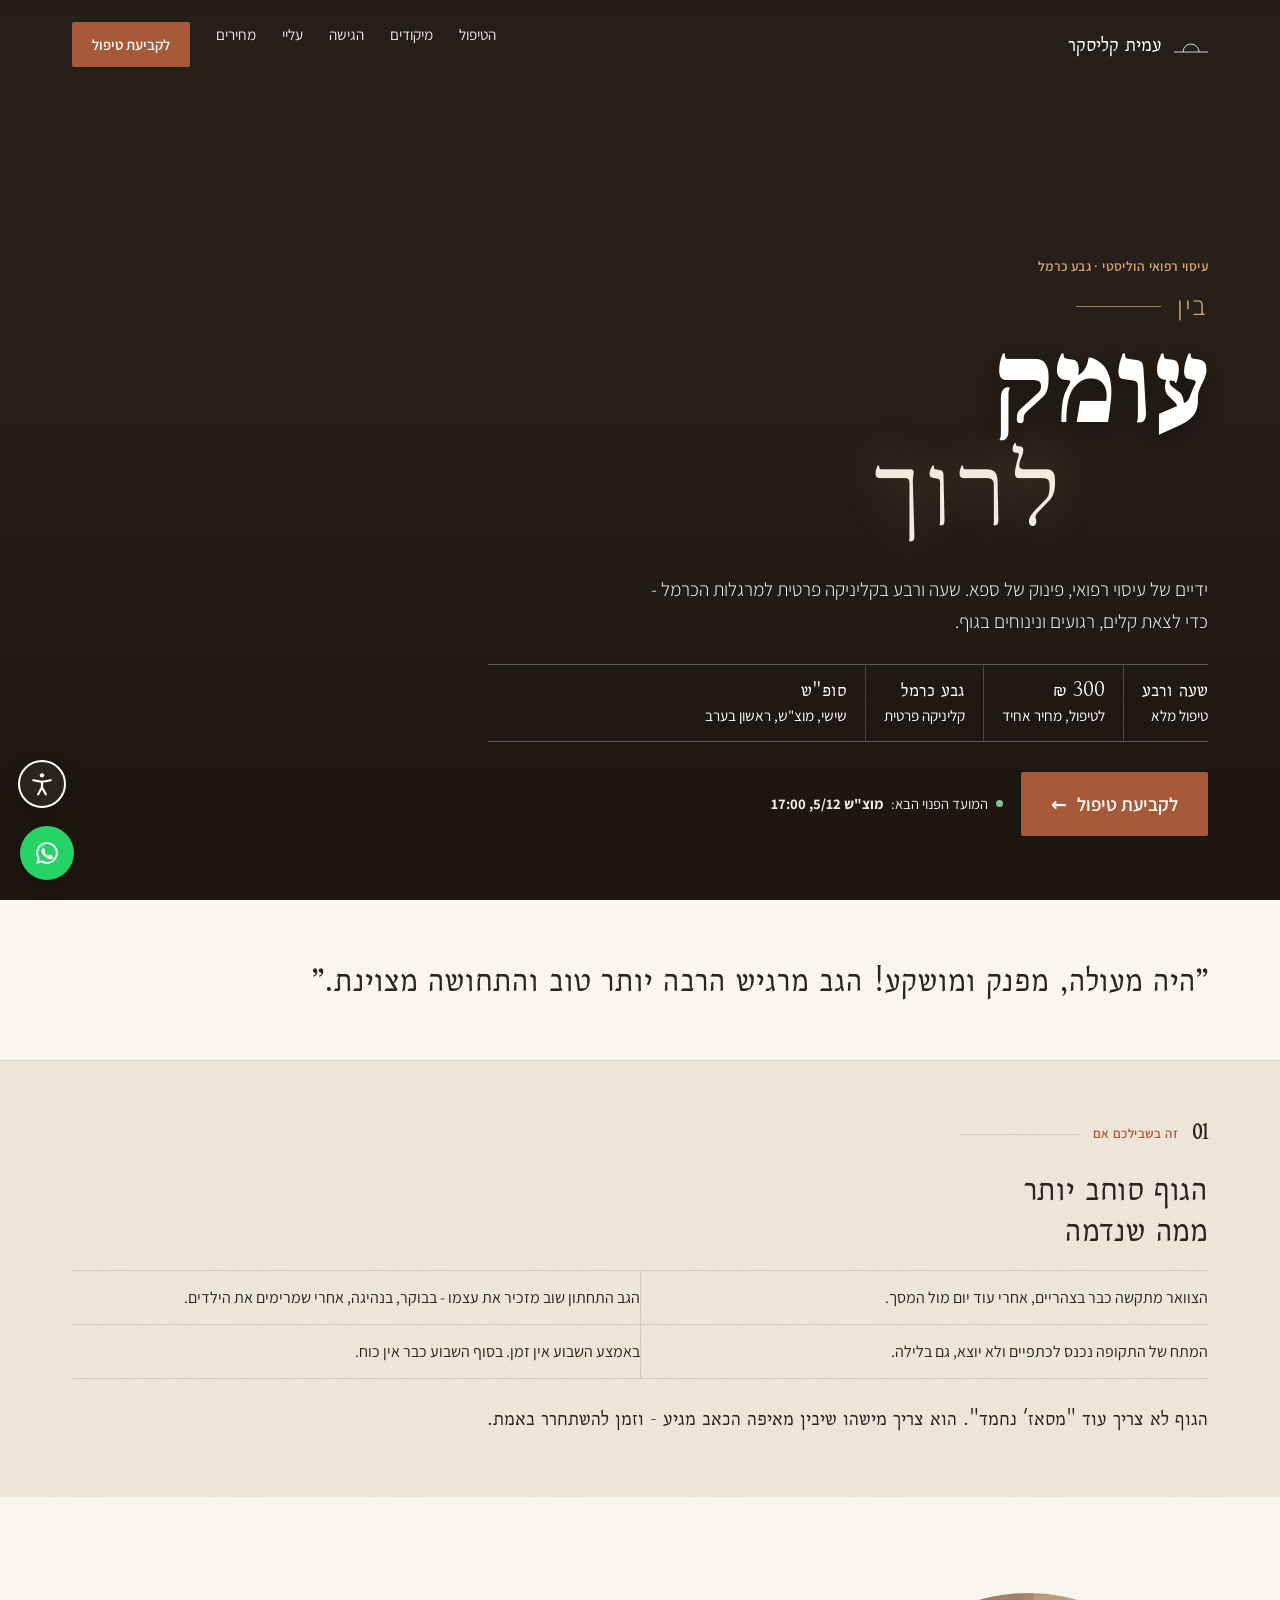
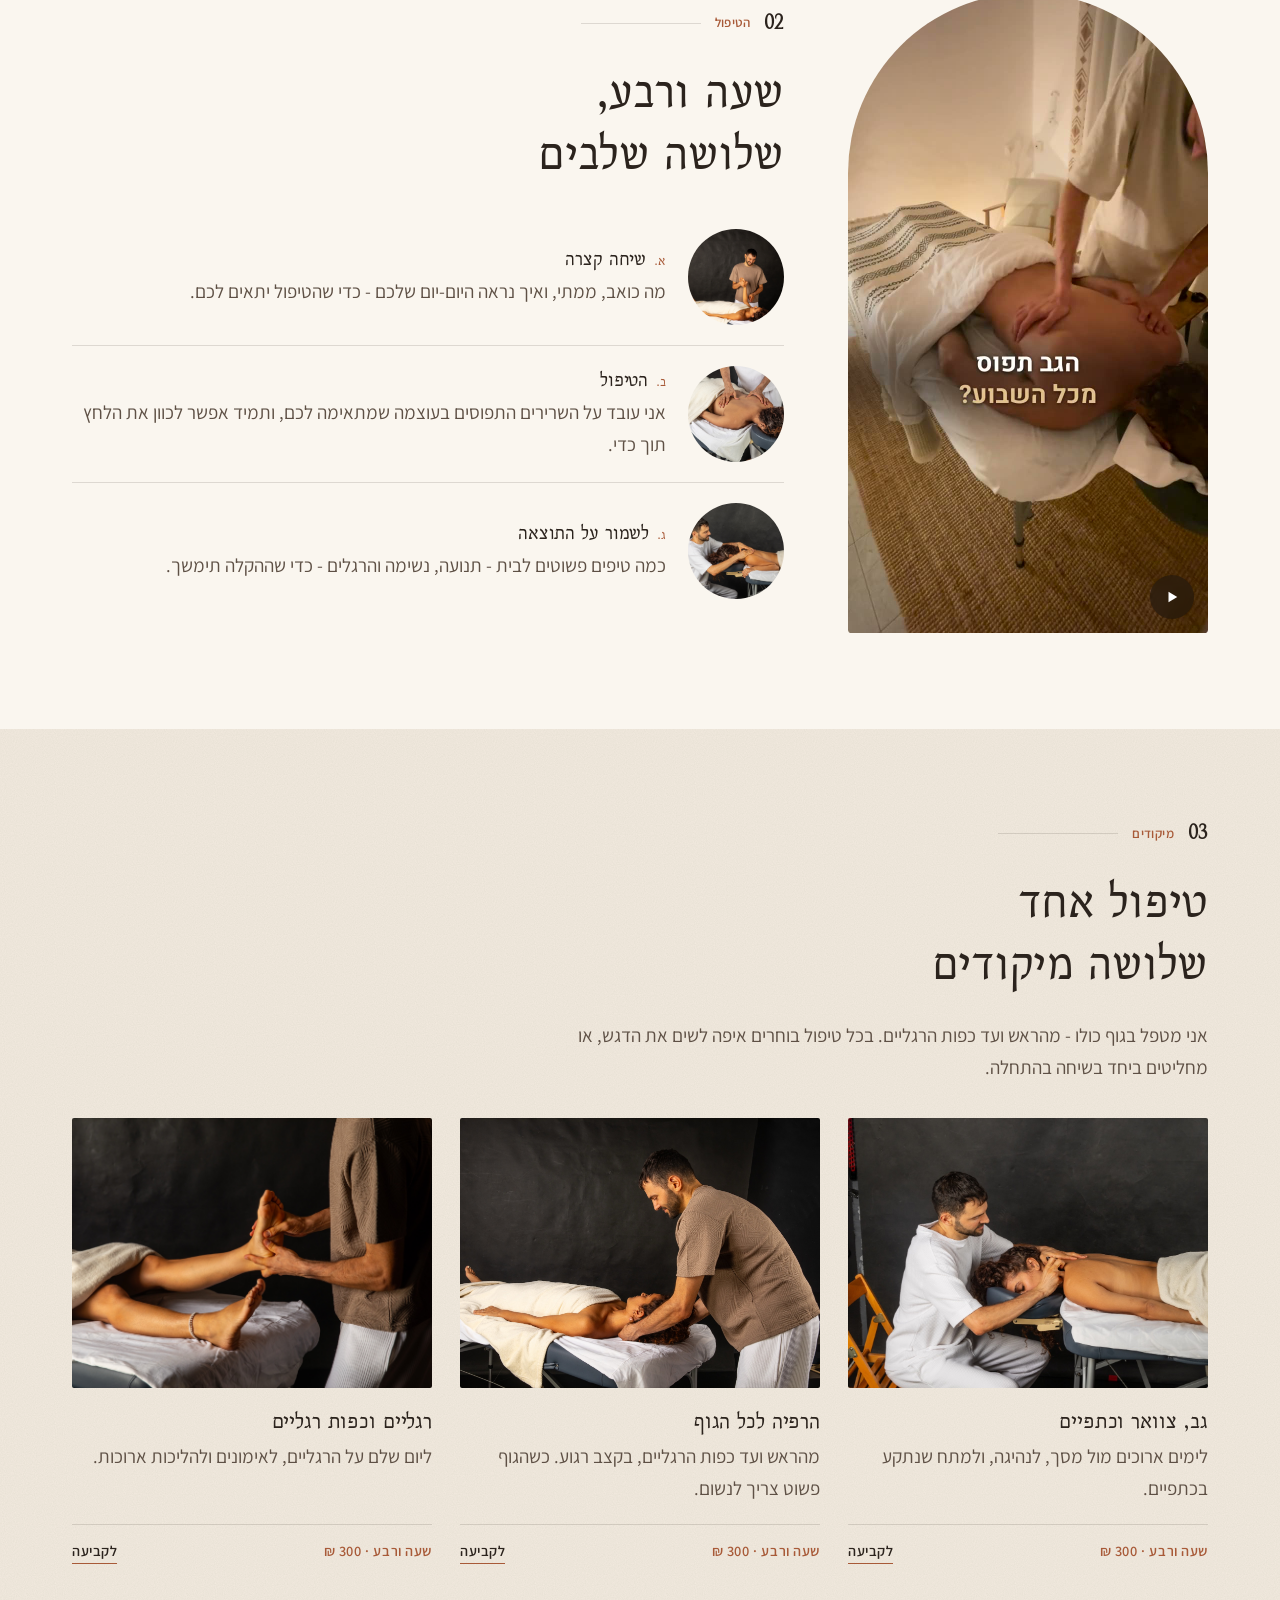
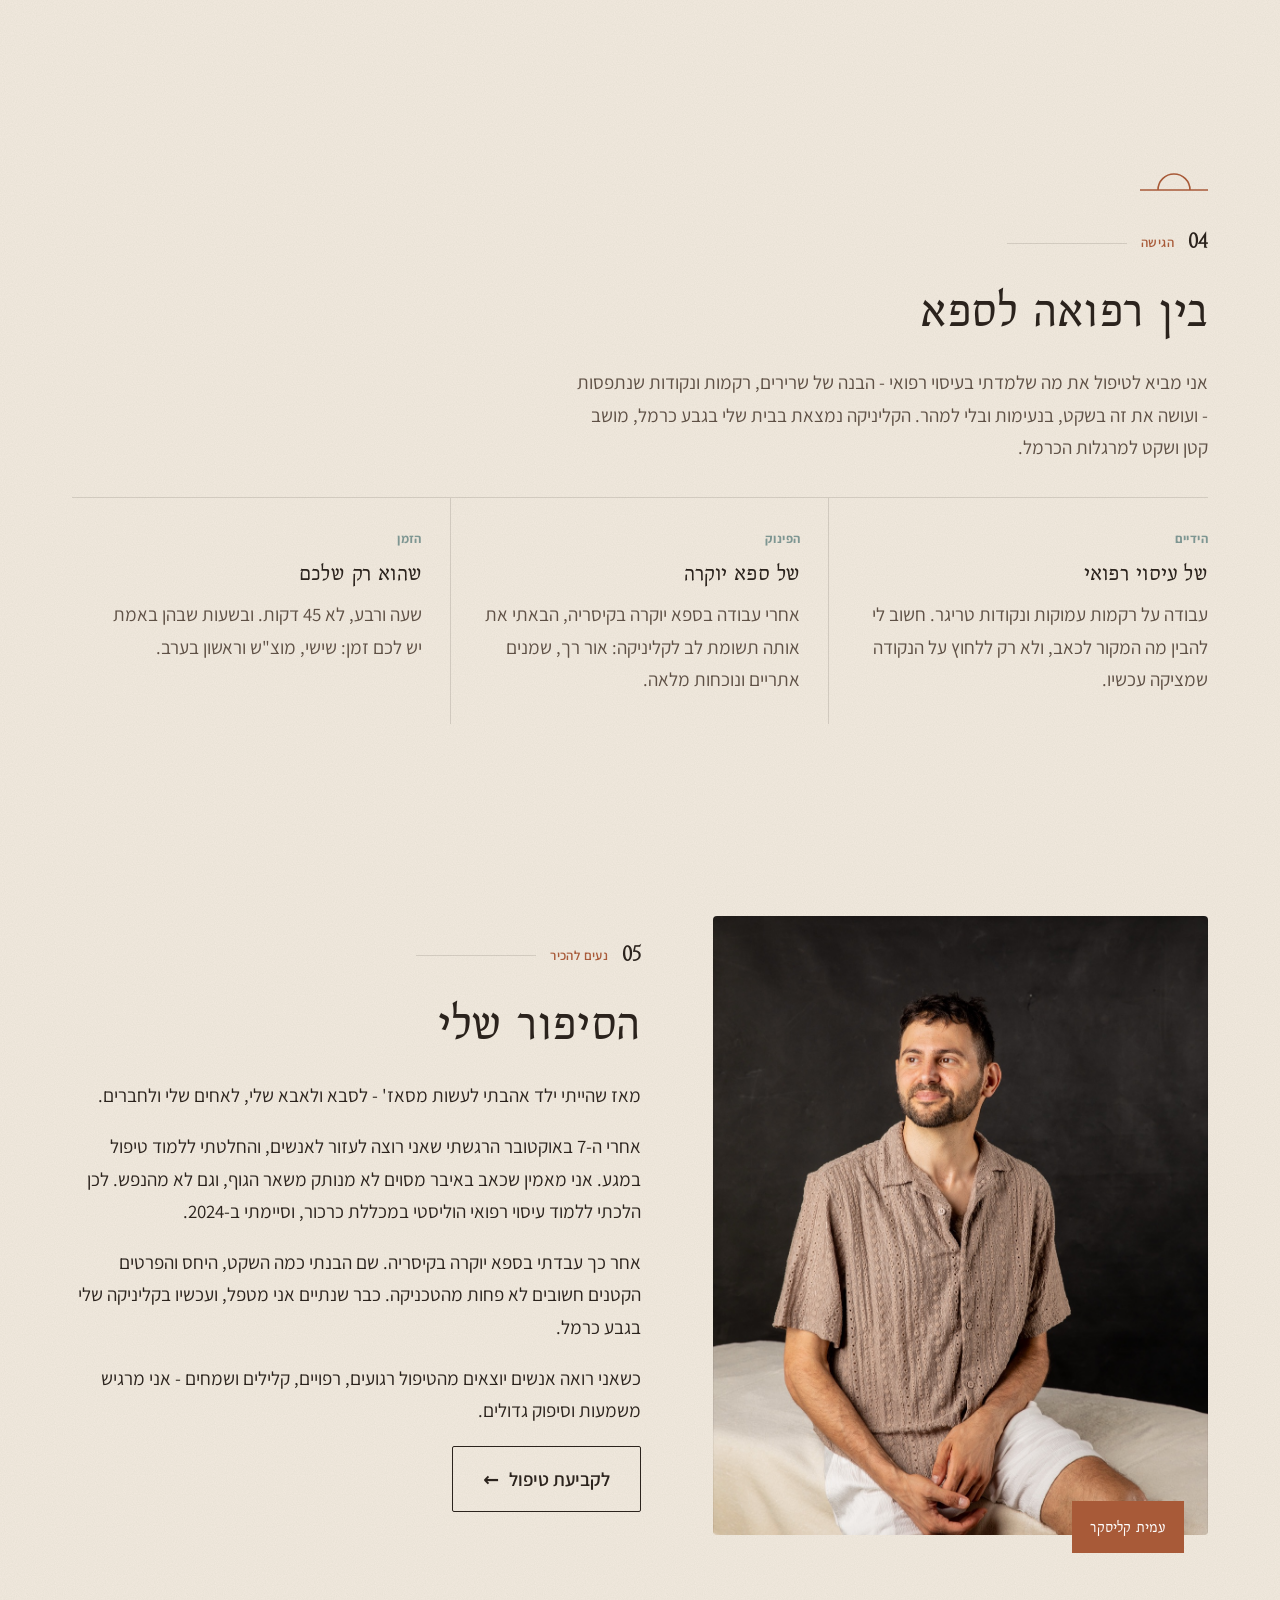
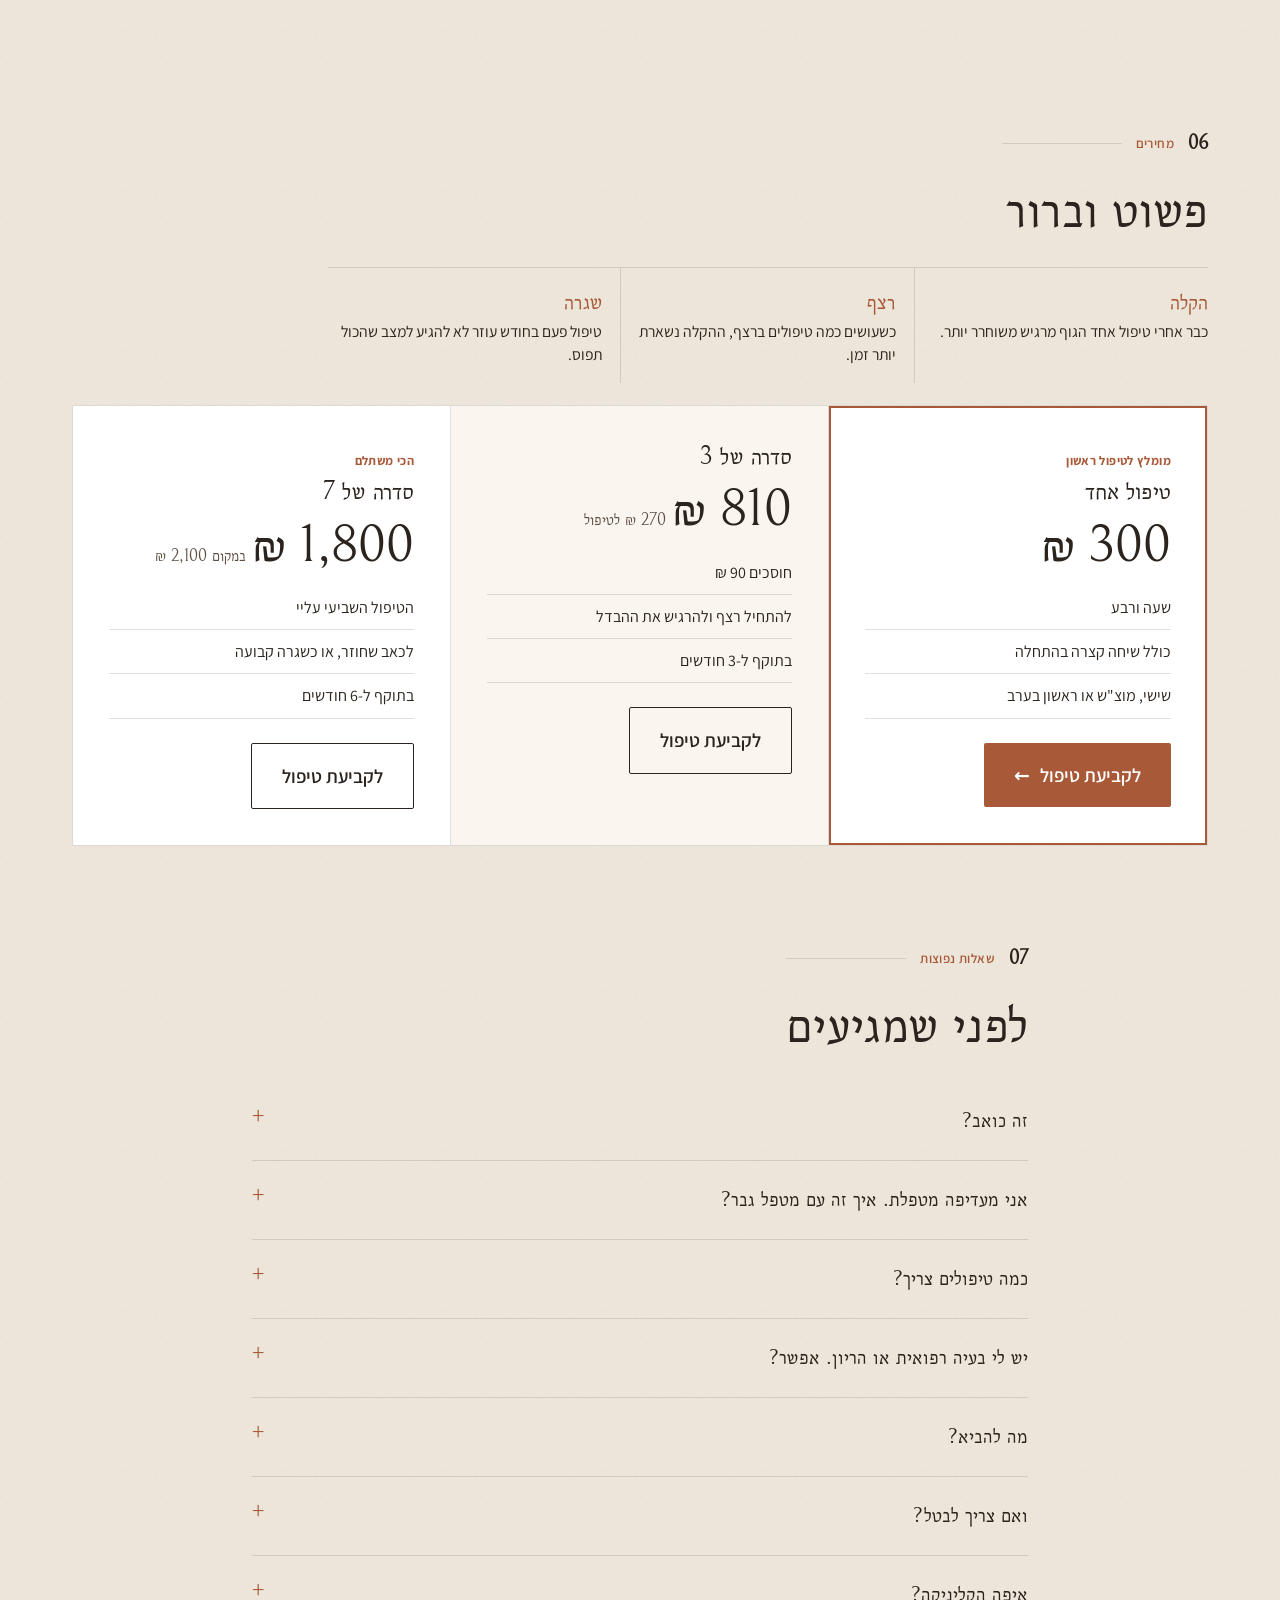
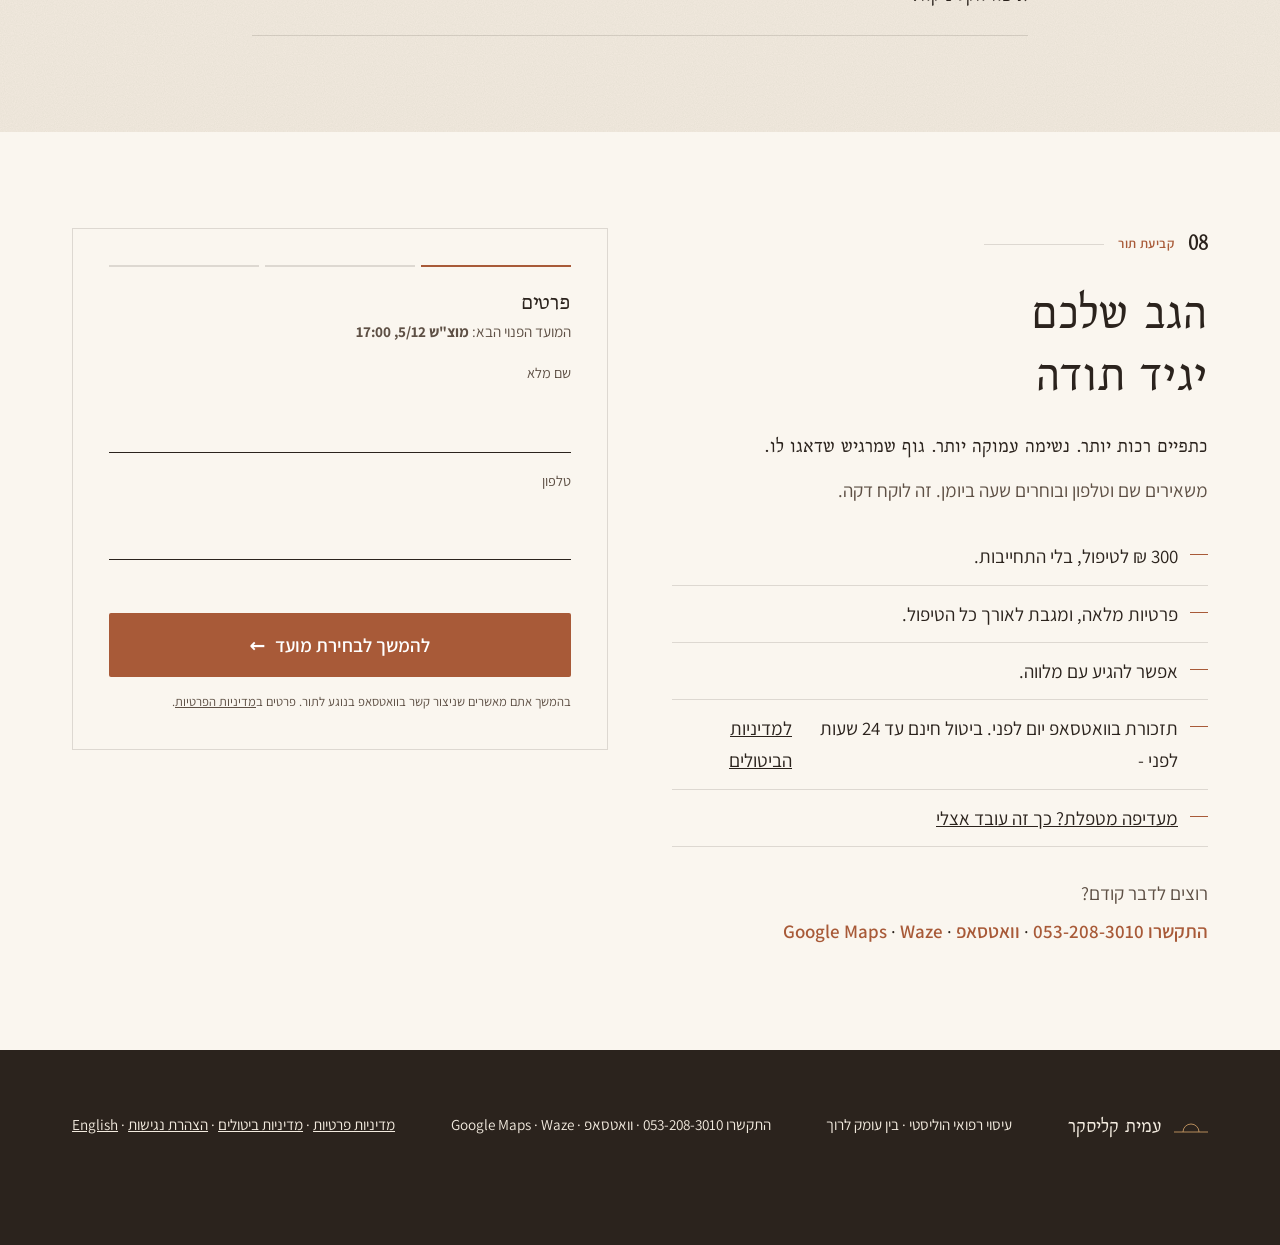
<file: index.html>
<!doctype html>
<!-- Hebrew main page. Brand "בין" (בין עומק לרוך) - copy and design follow the approved demo-he.html
     and COPY-REVIEW.md. The English version is en/index.html. -->
<html lang="he" dir="rtl">
<head>
  <meta charset="utf-8">
  <meta name="viewport" content="width=device-width, initial-scale=1, viewport-fit=cover">
  <link rel="icon" href="/favicon.svg" type="image/svg+xml">
  <title>עמית קליסקר | עיסוי רפואי הוליסטי בגבע כרמל</title>
  <meta name="description" content="בין עומק לרוך. עיסוי רפואי עמוק באווירה של ספא, בקליניקה פרטית בגבע כרמל. שעה ורבע, 300 ₪. גם בשישי, במוצ&quot;ש ובראשון בערב.">
  <!-- Social preview (when the link is shared on WhatsApp/Facebook) -->
  <meta property="og:title" content="בין עומק לרוך | עמית קליסקר, גבע כרמל">
  <meta property="og:description" content="עיסוי רפואי עמוק באווירה של ספא. שעה ורבע, 300 ₪. גם בשישי ובמוצ&quot;ש.">
  <meta property="og:image" content="https://kaltherapy.github.io/photos/web-massage/massage-160.jpg">
  <meta property="og:locale" content="he_IL">
  <link rel="canonical" href="https://kaltherapy.github.io/">
  <link rel="alternate" hreflang="he" href="https://kaltherapy.github.io/">
  <link rel="alternate" hreflang="en" href="https://kaltherapy.github.io/en/">
  <link rel="alternate" hreflang="x-default" href="https://kaltherapy.github.io/">
  <meta property="og:url" content="https://kaltherapy.github.io/">
  <meta name="theme-color" content="#2b231d">
  <link rel="preconnect" href="https://fonts.googleapis.com">
  <link rel="preconnect" href="https://fonts.gstatic.com" crossorigin>
  <link href="https://fonts.googleapis.com/css2?family=Assistant:wght@300;400;600;700&family=Bellefair&family=Frank+Ruhl+Libre:wght@300;900&display=swap" rel="stylesheet">
  <link rel="stylesheet" href="styles.css?v=1114u">

  <!-- All settings (booking link, Pixel ID, phone, address, hours, media) live in config.js -->
  <script src="config.js?v=1114t"></script>
  <!-- site.js loads the Meta Pixel automatically once META_PIXEL_ID is set in config.js -->
  <script src="site.js?v=1114t"></script>
  <script src="a11y.js?v=1114t" defer></script>
</head>
<body class="has-sticky">
  <a class="skip-link" href="#main">דלגו לתוכן</a>

  <!-- Horizon symbol (line + half sun), reused as the logo mark -->
  <svg width="0" height="0" style="position:absolute" aria-hidden="true">
    <symbol id="hz" viewBox="0 0 68 40"><path d="M0 34h68" stroke="currentColor" stroke-width="1.6"/><path d="M18 34a16 16 0 0 1 32 0" fill="none" stroke="currentColor" stroke-width="1.6"/></symbol>
  </svg>

  <div class="bar">
    <div class="wrap">
      <button type="button" class="a11y-open a11y-top" aria-label="תפריט נגישות"><svg viewBox="0 0 24 24" width="22" height="22" aria-hidden="true" focusable="false"><circle cx="12" cy="4" r="2" fill="currentColor"/><path d="M4 8.5l8 1.5 8-1.5M12 10v5m0 0l-3.5 6.5M12 15l3.5 6.5" stroke="currentColor" stroke-width="2" fill="none" stroke-linecap="round" stroke-linejoin="round"/></svg></button><a class="brand" href="#"><svg aria-hidden="true"><use href="#hz"/></svg><span data-config="THERAPIST_NAME">עמית קליסקר</span></a>
      <nav><a href="#session">הטיפול</a><a href="#focus">מיקודים</a><a href="#between">הגישה</a><a href="#about">עליי</a><a href="#prices">מחירים</a><a class="btn sm" href="#book">לקביעת טיפול</a></nav>
    </div>
  </div>

  <header class="hero">
    <div class="hero-media" id="hero-media">
      <div class="placeholder">תמונה או סרטון ראשי<br>HERO_IMAGE / HERO_VIDEO ב-config.js</div>
    </div>
    <div class="wrap">
      <div class="kicker">עיסוי רפואי הוליסטי · גבע כרמל</div>
      <h1 class="tagline" aria-label="בין עומק לרוך"><span class="t-bein">בין</span><span class="t-deep">עומק</span><span class="t-soft">לרוך</span></h1>
      <p class="lead">ידיים של עיסוי רפואי, פינוק של ספא. שעה ורבע בקליניקה פרטית למרגלות הכרמל - כדי לצאת קלים, רגועים ונינוחים בגוף.</p>
      <div class="facts">
        <div><b>שעה ורבע</b>טיפול מלא</div>
        <div><b>300 ₪</b>לטיפול, מחיר אחיד</div>
        <div><b>גבע כרמל</b>קליניקה פרטית</div>
        <div><b>סופ"ש</b>שישי, מוצ"ש, ראשון בערב</div>
      </div>
      <div class="cta">
        <a class="btn" href="#book">לקביעת טיפול <span class="arr">←</span></a>
        <span class="next next-slot"><i></i>המועד הפנוי הבא: <b class="js-next">-</b></span>
      </div>
    </div>
  </header>

  <main id="main" tabindex="-1">
    <div class="proof">
      <div class="wrap">
        <div>
          <q>היה מעולה, מפנק ומושקע! הגב מרגיש הרבה יותר טוב והתחושה מצוינת.</q>
          
        </div>
      </div>
    </div>

    <!-- 01 Pain -->
    <section id="pain" class="compact">
      <div class="wrap">
        <div class="label"><span class="num">01</span>זה בשבילכם אם</div>
        <h2>הגוף סוחב יותר<br>ממה שנדמה</h2>
        <div class="pain">
          <p>הצוואר מתקשה כבר בצהריים, אחרי עוד יום מול המסך.</p>
          <p>הגב התחתון שוב מזכיר את עצמו - בבוקר, בנהיגה, אחרי שמרימים את הילדים.</p>
          <p>המתח של התקופה נכנס לכתפיים ולא יוצא, גם בלילה.</p>
          <p>באמצע השבוע אין זמן. בסוף השבוע כבר אין כוח.</p>
        </div>
        <p class="turn">הגוף לא צריך עוד "מסאז' נחמד". הוא צריך מישהו שיבין מאיפה הכאב מגיע - וזמן להשתחרר באמת.</p>
      </div>
    </section>

    <!-- 02 Session: arched video + steps -->
    <section id="session" class="session">
      <div class="wrap see">
        <div class="vid" id="video-wrap">
          <video id="session-video" muted loop playsinline preload="metadata"></video>
          <button type="button" class="video-toggle" id="video-toggle" aria-label="השהיית הסרטון" hidden></button>
        </div>
        <div>
          <div class="label"><span class="num">02</span>הטיפול</div>
          <h2>שעה ורבע,<br>שלושה שלבים</h2>
          <div class="steps">
            <div class="step"><div class="thumb" data-session-photo="0"></div><div><h3><span>א.</span>שיחה קצרה</h3><p class="muted">מה כואב, ממתי, ואיך נראה היום-יום שלכם - כדי שהטיפול יתאים לכם.</p></div></div>
            <div class="step"><div class="thumb" data-session-photo="1"></div><div><h3><span>ב.</span>הטיפול</h3><p class="muted">אני עובד על השרירים התפוסים בעוצמה שמתאימה לכם, ותמיד אפשר לכוון את הלחץ תוך כדי.</p></div></div>
            <div class="step"><div class="thumb" data-session-photo="2"></div><div><h3><span>ג.</span>לשמור על התוצאה</h3><p class="muted">כמה טיפים פשוטים לבית - תנועה, נשימה והרגלים - כדי שההקלה תימשך.</p></div></div>
          </div>
        </div>
      </div>
    </section>

    <!-- 03 Focus: one session, three focuses ("לקביעה" passes the focus to the booking form) -->
    <section id="focus" class="tight">
      <div class="wrap">
        <div class="label"><span class="num">03</span>מיקודים</div>
        <h2>טיפול אחד<br>שלושה מיקודים</h2>
        <p class="muted" style="max-width:640px">אני מטפל בגוף כולו - מהראש ועד כפות הרגליים. בכל טיפול בוחרים איפה לשים את הדגש, או מחליטים ביחד בשיחה בהתחלה.</p>
        <div class="focus">
          <article><img src="photos/web-massage/massage-164.jpg" alt="עבודה על צוואר וכתפיים" style="object-position:30% 40%" loading="lazy"><h3>גב, צוואר וכתפיים</h3><p class="muted">לימים ארוכים מול מסך, לנהיגה, ולמתח שנתקע בכתפיים.</p><div class="meta">שעה ורבע · 300 ₪<a href="#book" data-focus="גב, צוואר וכתפיים">לקביעה</a></div></article>
          <article><img src="photos/web-massage/massage-096.jpg" alt="עיסוי גוף מלא" style="object-position:50% 50%" loading="lazy"><h3>הרפיה לכל הגוף</h3><p class="muted">מהראש ועד כפות הרגליים, בקצב רגוע. כשהגוף פשוט צריך לנשום.</p><div class="meta">שעה ורבע · 300 ₪<a href="#book" data-focus="הרפיה לכל הגוף">לקביעה</a></div></article>
          <article><img src="photos/web-massage/massage-113.jpg" alt="עבודה על רגליים וכפות רגליים" style="object-position:40% 50%" loading="lazy"><h3>רגליים וכפות רגליים</h3><p class="muted">ליום שלם על הרגליים, לאימונים ולהליכות ארוכות.</p><div class="meta">שעה ורבע · 300 ₪<a href="#book" data-focus="רגליים וכפות רגליים">לקביעה</a></div></article>
        </div>
      </div>
    </section>

    <!-- 04 Between medicine and spa -->
    <section id="between" class="tight">
      <div class="wrap">
        <svg class="horizon-mark" aria-hidden="true"><use href="#hz"/></svg>
        <div class="label"><span class="num">04</span>הגישה</div>
        <h2>בין רפואה לספא</h2>
        <p class="muted" style="max-width:640px">אני מביא לטיפול את מה שלמדתי בעיסוי רפואי - הבנה של שרירים, רקמות ונקודות שנתפסות - ועושה את זה בשקט, בנעימות ובלי למהר. הקליניקה נמצאת בבית שלי בגבע כרמל, מושב קטן ושקט למרגלות הכרמל.</p>
        <div class="between">
          <div><div class="tag">הידיים</div><h3>של עיסוי רפואי</h3><p class="muted">עבודה על רקמות עמוקות ונקודות טריגר. חשוב לי להבין מה המקור לכאב, ולא רק ללחוץ על הנקודה שמציקה עכשיו.</p></div>
          <div><div class="tag">הפינוק</div><h3>של ספא יוקרה</h3><p class="muted">אחרי עבודה בספא יוקרה בקיסריה, הבאתי את אותה תשומת לב לקליניקה: אור רך, שמנים אתריים ונוכחות מלאה.</p></div>
          <div><div class="tag">הזמן</div><h3>שהוא רק שלכם</h3><p class="muted">שעה ורבע, לא 45 דקות. ובשעות שבהן באמת יש לכם זמן: שישי, מוצ"ש וראשון בערב.</p></div>
        </div>
      </div>
    </section>

    <!-- 05 About -->
    <section id="about">
      <div class="wrap about">
        <figure>
          <div id="about-photo"><div class="placeholder">תמונה של עמית</div></div>
          <figcaption data-config="THERAPIST_NAME">עמית קליסקר</figcaption>
        </figure>
        <div>
          <div class="label"><span class="num">05</span>נעים להכיר</div>
          <h2>הסיפור שלי</h2>
          <p>מאז שהייתי ילד אהבתי לעשות מסאז' - לסבא ולאבא שלי, לאחים שלי ולחברים.</p>
          <p>אחרי ה-7 באוקטובר הרגשתי שאני רוצה לעזור לאנשים, והחלטתי ללמוד טיפול במגע. אני מאמין שכאב באיבר מסוים לא מנותק משאר הגוף, וגם לא מהנפש. לכן הלכתי ללמוד עיסוי רפואי הוליסטי במכללת כרכור, וסיימתי ב-2024.</p>
          <p>אחר כך עבדתי בספא יוקרה בקיסריה. שם הבנתי כמה השקט, היחס והפרטים הקטנים חשובים לא פחות מהטכניקה. כבר שנתיים אני מטפל, ועכשיו בקליניקה שלי בגבע כרמל.</p>
          <p>כשאני רואה אנשים יוצאים מהטיפול רגועים, רפויים, קלילים ושמחים - אני מרגיש משמעות וסיפוק גדולים.</p>
          <a class="btn line" href="#book">לקביעת טיפול <span class="arr">←</span></a>
        </div>
      </div>
    </section>


    <!-- 07 Prices -->
    <section id="prices">
      <div class="wrap">
        <div class="label"><span class="num">06</span>מחירים</div>
        <h2>פשוט וברור</h2>
        <div class="routine">
          <div><b>הקלה</b>כבר אחרי טיפול אחד הגוף מרגיש משוחרר יותר.</div>
          <div><b>רצף</b>כשעושים כמה טיפולים ברצף, ההקלה נשארת יותר זמן.</div>
          <div><b>שגרה</b>טיפול פעם בחודש עוזר לא להגיע למצב שהכול תפוס.</div>
        </div>
        <div class="prices">
          <div class="price first">
            <span class="ribbon">מומלץ לטיפול ראשון</span>
            <h3>טיפול אחד</h3>
            <div class="amt">300 ₪</div>
            <ul><li>שעה ורבע</li><li>כולל שיחה קצרה בהתחלה</li><li>שישי, מוצ"ש או ראשון בערב</li></ul>
            <a class="btn" href="#book">לקביעת טיפול <span class="arr">←</span></a>
          </div>
          <div class="price">
            <h3>סדרה של 3</h3>
            <div class="amt">810 ₪<small>270 ₪ לטיפול</small></div>
            <ul><li>חוסכים 90 ₪</li><li>להתחיל רצף ולהרגיש את ההבדל</li><li>בתוקף ל-3 חודשים</li></ul>
            <a class="btn line" href="#book">לקביעת טיפול</a>
          </div>
          <div class="price">
            <span class="ribbon">הכי משתלם</span>
            <h3>סדרה של 7</h3>
            <div class="amt">1,800 ₪<small>במקום 2,100 ₪</small></div>
            <ul><li>הטיפול השביעי עליי</li><li>לכאב שחוזר, או כשגרה קבועה</li><li>בתוקף ל-6 חודשים</li></ul>
            <a class="btn line" href="#book">לקביעת טיפול</a>
          </div>
        </div>
      </div>
    </section>

    <!-- 08 FAQ -->
    <section id="faq" class="tight">
      <div class="wrap faq">
        <div class="label"><span class="num">07</span>שאלות נפוצות</div>
        <h2>לפני שמגיעים</h2>
        <details><summary>זה כואב?</summary><p>הלחץ מותאם אליכם ואפשר לשנות אותו בכל רגע. בעבודה על נקודות תפוסות יכולה להיות תחושה חזקה, אבל תמיד בגבול הנוח.</p></details>
        <details id="faq-male"><summary>אני מעדיפה מטפלת. איך זה עם מטפל גבר?</summary><p>שואלים אותי את זה הרבה, ואני מבין לגמרי. חשוב לי שתרגישי בנוח מהרגע שאת נכנסת ועד שאת יוצאת.</p>
          <p>בהתחלה אנחנו מדברים כמה דקות ומחליטים ביחד על אילו אזורים עובדים - ורק עליהם. את מחליטה מה להוריד: התחתונים נשארים, ואפשר גם להישאר בבגדים קלים. כל הזמן את מכוסה במגבת, ורק האזור שאני עובד עליו באותו רגע פתוח. החזה והאזורים האינטימיים תמיד מכוסים.</p>
          <p>במהלך הטיפול אני שואל איך הלחץ ואיך את מרגישה. אם משהו לא נוח, אפשר לעצור או לשנות בכל רגע, בלי להסביר. ואם יותר נעים לך להגיע עם מישהו, זה בסדר גמור.</p>
          <p>רוצה לשאול משהו לפני שקובעים? <a class="js-wa" href="https://wa.me/972532083010" target="_blank" rel="noopener" data-ev="Contact">כתבי לי בוואטסאפ</a>.</p></details>
        <details><summary>כמה טיפולים צריך?</summary><p>הרבה אנשים מרגישים הקלה כבר אחרי הטיפול הראשון. לכאב ותיק שחוזר, בדרך כלל כדאי כמה טיפולים ברצף - ובשביל זה יש סדרות של 3 ושל 7.</p></details>
        <details><summary>יש לי בעיה רפואית או הריון. אפשר?</summary><p>ספרו לי לפני הטיפול. במקרים מסוימים נתאים את הטיפול, ולפעמים נבקש קודם אישור רופא.</p></details>
        <details><summary>מה להביא?</summary><p>שום דבר. מגבות ושמנים יש בקליניקה. כדאי להגיע כמה דקות לפני, בלי למהר.</p></details>
        <details><summary>ואם צריך לבטל?</summary><p>אפשר לבטל או להזיז בלי עלות עד 24 שעות לפני הטיפול, בהודעה בוואטסאפ. ביטול מאוחר יותר: 50% מהמחיר. במקרים של מחלה, מילואים או חירום - בלי חיוב. <a href="cancellation.html">למדיניות הביטולים המלאה</a>.</p></details>
        <details><summary>איפה הקליניקה?</summary><p>דרך הערבה 48, גבע כרמל - קרוב לעתלית, עין הוד, טירת כרמל ודרום חיפה.</p></details>
      </div>
    </section>

    <!-- 09 Booking: reassurance list + form → Google Calendar appointment schedule -->
    <section id="book" class="session">
      <div class="wrap bookwrap" id="bookwrap">
        <div>
          <div class="label"><span class="num">08</span>קביעת תור</div>
          <h2>הגב שלכם<br>יגיד תודה</h2>
          <p class="turn" style="margin:0 0 14px;font-size:1.45rem">כתפיים רכות יותר. נשימה עמוקה יותר. גוף שמרגיש שדאגו לו.</p>
          <p class="muted">משאירים שם וטלפון ובוחרים שעה ביומן. זה לוקח דקה.</p>
          <ul class="assure">
            <li>300 ₪ לטיפול, בלי התחייבות.</li>
            <li>פרטיות מלאה, ומגבת לאורך כל הטיפול.</li>
            <li>אפשר להגיע עם מלווה.</li>
            <li>תזכורת בוואטסאפ יום לפני. ביטול חינם עד 24 שעות לפני - <a href="cancellation.html">למדיניות הביטולים</a></li>
            <li><a href="#faq-male" class="js-open-male">מעדיפה מטפלת? כך זה עובד אצלי</a></li>
          </ul>
          <!-- Call / WhatsApp / navigation buttons (built from config.js) -->
          <div class="talk-first">
            <p class="muted">רוצים לדבר קודם?</p>
            <p class="contact-line"><span data-contact="small"></span></p>
          </div>
        </div>
        <div class="book" id="book-card">
          <div class="progress" aria-hidden="true"><i class="on" id="p1"></i><i id="p2"></i><i id="p3"></i></div>
          <div id="form-step">
            <h3>פרטים</h3>
            <p class="muted" style="margin:0;font-size:.95rem"><span class="next-slot-text">המועד הפנוי הבא: <b class="js-next">-</b></span></p>
            <form id="lead-form" novalidate>
              <!-- Set by the "לקביעה" links in the focus section; saved with the lead details -->
              <input type="hidden" id="focus-input" name="focus">
              <p class="focus-pick" id="focus-pick" hidden>מיקוד: <b id="focus-name"></b> · <a href="#focus">שינוי</a></p>
              <label for="name">שם מלא</label>
              <input id="name" name="name" autocomplete="name" required>
              <label for="phone">טלפון</label>
              <input id="phone" name="phone" type="tel" autocomplete="tel" inputmode="tel" dir="ltr" required>
              <!-- Left empty by people; bots fill it -->
              <input type="text" id="website" name="website" tabindex="-1" autocomplete="off" aria-hidden="true" style="position:absolute;width:1px;height:1px;overflow:hidden;clip:rect(0 0 0 0);opacity:0;pointer-events:none">
              <div class="error" id="form-error" role="alert"></div>
              <button class="btn" type="submit">להמשך לבחירת מועד <span class="arr">←</span></button>
              <p class="consent">בהמשך אתם מאשרים שניצור קשר בוואטסאפ בנוגע לתור. פרטים ב<a href="privacy.html">מדיניות הפרטיות</a>.</p>
            </form>
          </div>
          <div id="booking-step">
            <h3 id="booking-hello">בחירת מועד</h3>
            <button class="back-link" type="button" id="back-btn">→ לעריכת הפרטים</button>
            <p class="booking-note">בוחרים שעה ביומן. בטופס של גוגל משאירים <b>אותו מספר טלפון</b> - כך התור מתחבר לפרטים שלכם.</p>
            <div id="booking-embed"></div>
            <p class="booking-links"><a id="booking-open" href="https://calendar.app.google/AjBpTiq83HcScdmi9" target="_blank" rel="noopener">פתיחה בחלון חדש</a></p>
            <a class="btn" id="to-pay" href="thank-you.html">קבעתי תור <span class="arr">←</span></a>
            <p class="muted pay-note" id="pay-note" hidden>אחרי שקבעתם ביומן: תשלום מאובטח מהטלפון, ומיד אחריו מגיע בוואטסאפ אישור עם כל הפרטים להגעה.</p>
          </div>
        </div>
      </div>
    </section>
  </main>

  <footer class="dark">
    <div class="wrap">
      <a class="brand" href="#"><svg aria-hidden="true"><use href="#hz"/></svg><span data-config="THERAPIST_NAME">עמית קליסקר</span></a>
      <p>עיסוי רפואי הוליסטי · בין עומק לרוך</p>
      <p><span data-contact="small"></span></p>
      <p><a href="privacy.html">מדיניות פרטיות</a> · <a href="cancellation.html">מדיניות ביטולים</a> · <a href="accessibility.html">הצהרת נגישות</a> · <a href="en/" lang="en">English</a></p>
    </div>
  </footer>

  <!-- Sticky bottom bar on phones -->
  <div class="sticky" id="sticky"><a class="btn" href="#book">לקביעת טיפול</a><a class="wa" id="sticky-wa" href="#" target="_blank" rel="noopener" data-ev="Contact" aria-label="וואטסאפ"><svg viewBox="0 0 24 24" width="22" height="22" aria-hidden="true" focusable="false"><path fill="currentColor" d="M12 2a10 10 0 0 0-8.6 15.1L2 22l5-1.3A10 10 0 1 0 12 2zm0 18.2a8.2 8.2 0 0 1-4.2-1.2l-.3-.2-3 .8.8-2.9-.2-.3A8.2 8.2 0 1 1 12 20.2zm4.5-6.1c-.2-.1-1.5-.7-1.7-.8-.2-.1-.4-.1-.6.1l-.8 1c-.1.2-.3.2-.5.1a6.7 6.7 0 0 1-3.3-2.9c-.2-.4.2-.4.7-1.3.1-.2 0-.3 0-.4l-.8-1.8c-.2-.5-.4-.4-.6-.4h-.5a1 1 0 0 0-.7.3 3 3 0 0 0-.9 2.2 5.2 5.2 0 0 0 1.1 2.8 11.9 11.9 0 0 0 4.6 4c1.7.7 2.4.8 3.2.7.5-.1 1.5-.6 1.7-1.2.2-.6.2-1.1.2-1.2-.1-.1-.3-.2-.5-.3z"/></svg></a><button type="button" class="a11y-open" aria-label="תפריט נגישות"><svg viewBox="0 0 24 24" width="22" height="22" aria-hidden="true" focusable="false"><circle cx="12" cy="4" r="2" fill="currentColor"/><path d="M4 8.5l8 1.5 8-1.5M12 10v5m0 0l-3.5 6.5M12 15l3.5 6.5" stroke="currentColor" stroke-width="2" fill="none" stroke-linecap="round" stroke-linejoin="round"/></svg></button></div>

  <script src="page.js?v=1114t"></script>
</body>
</html>
</file>
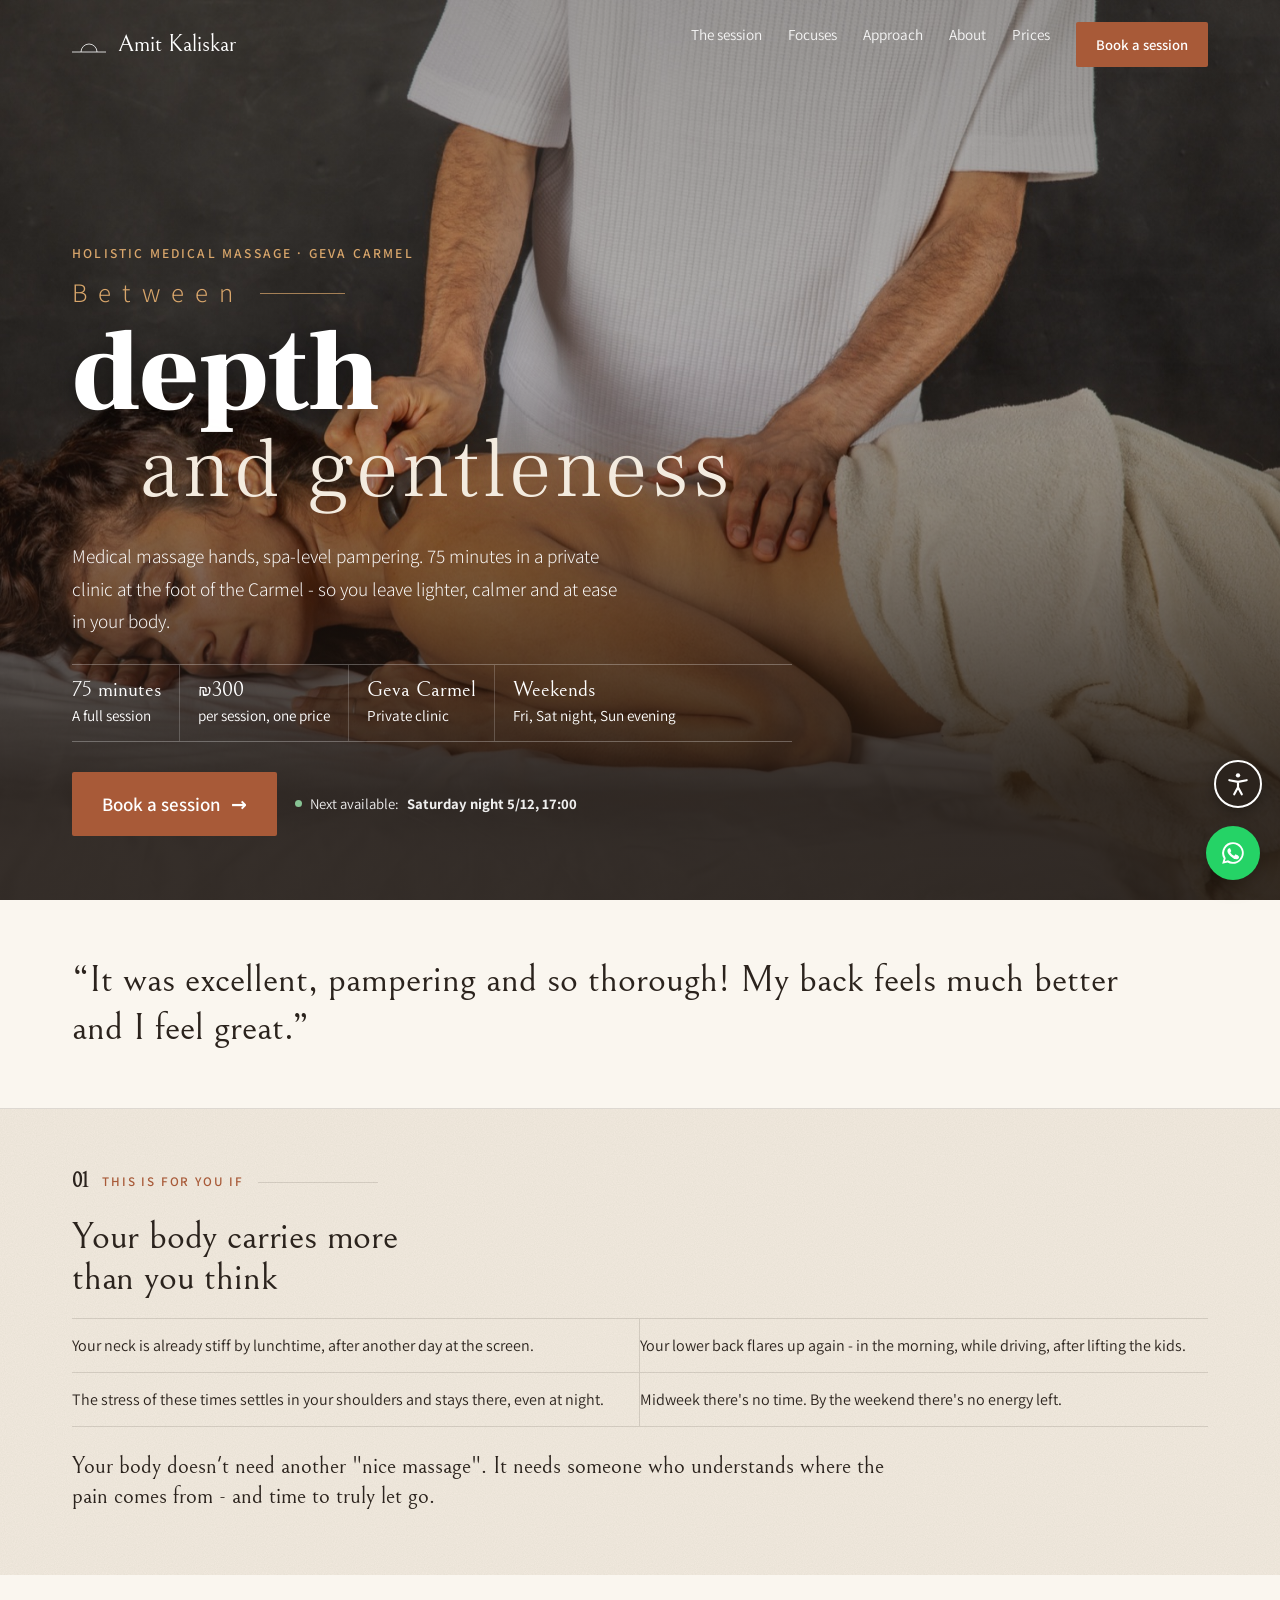
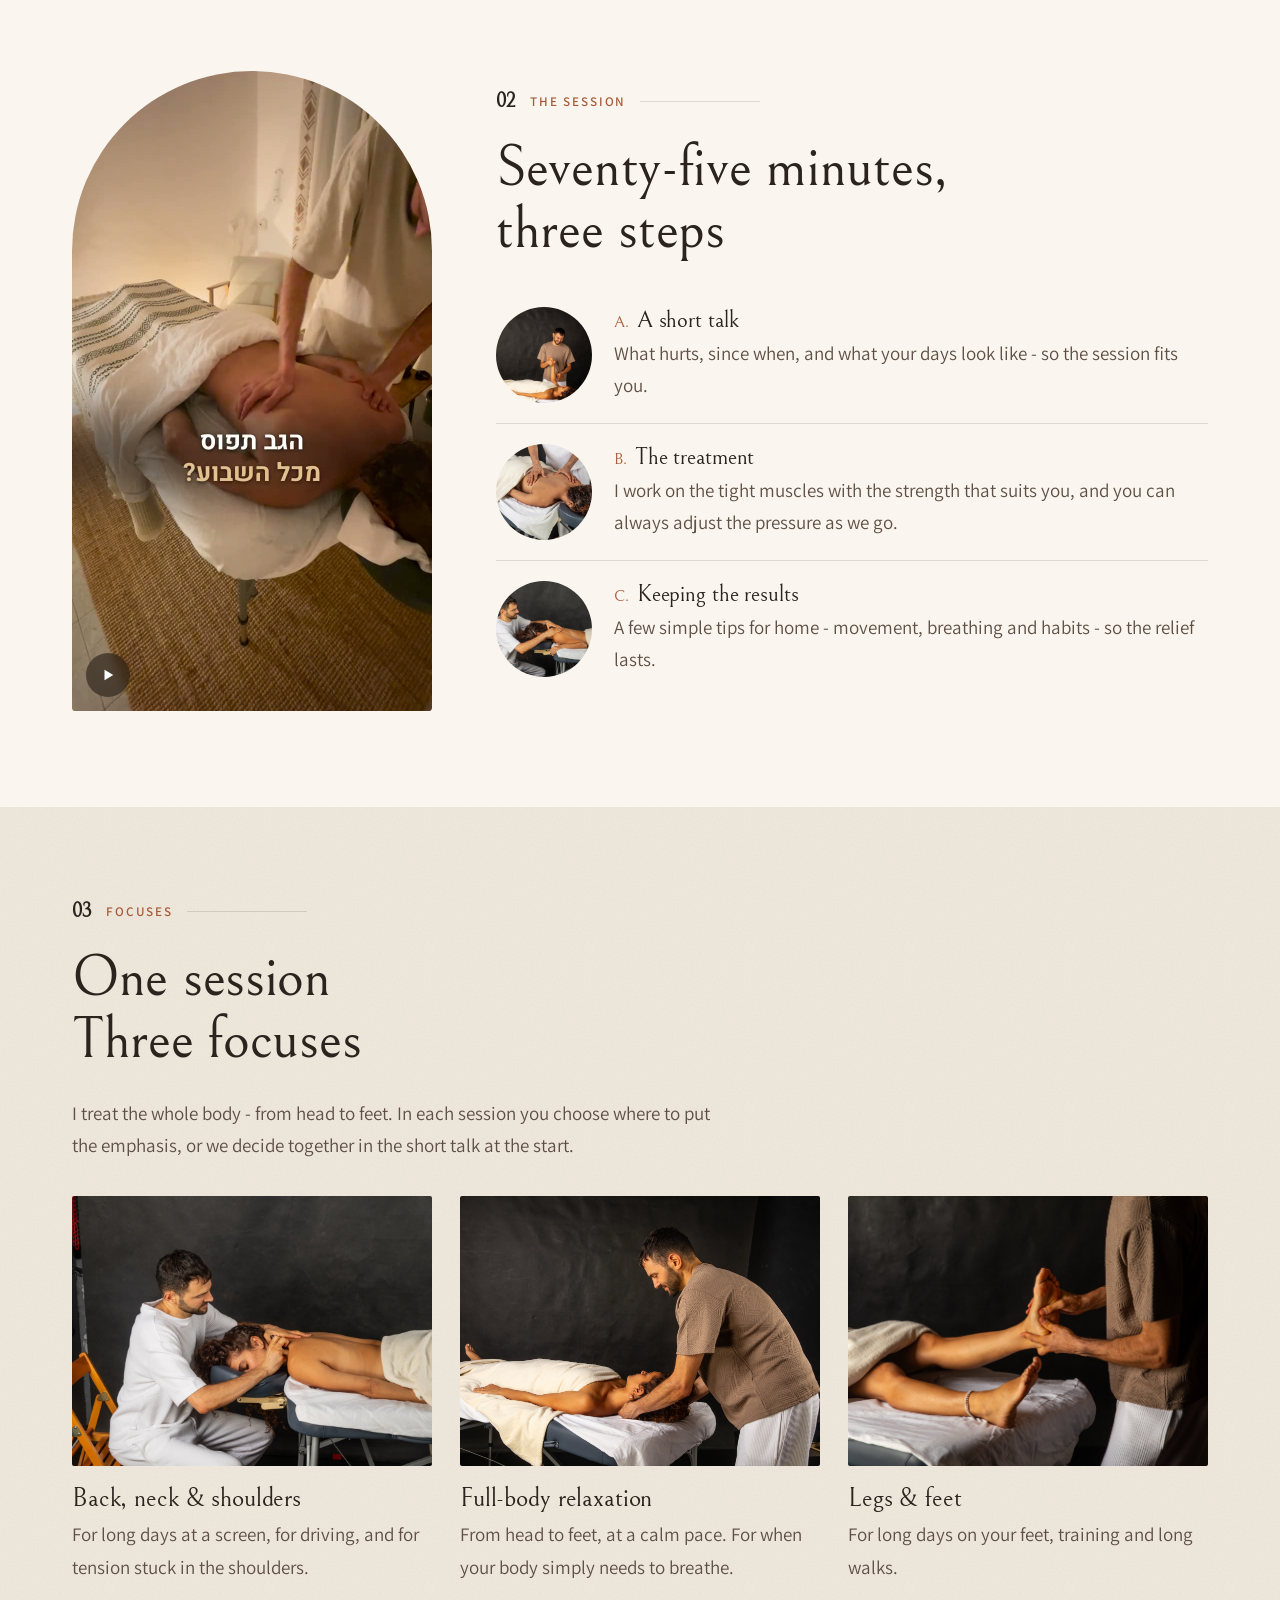
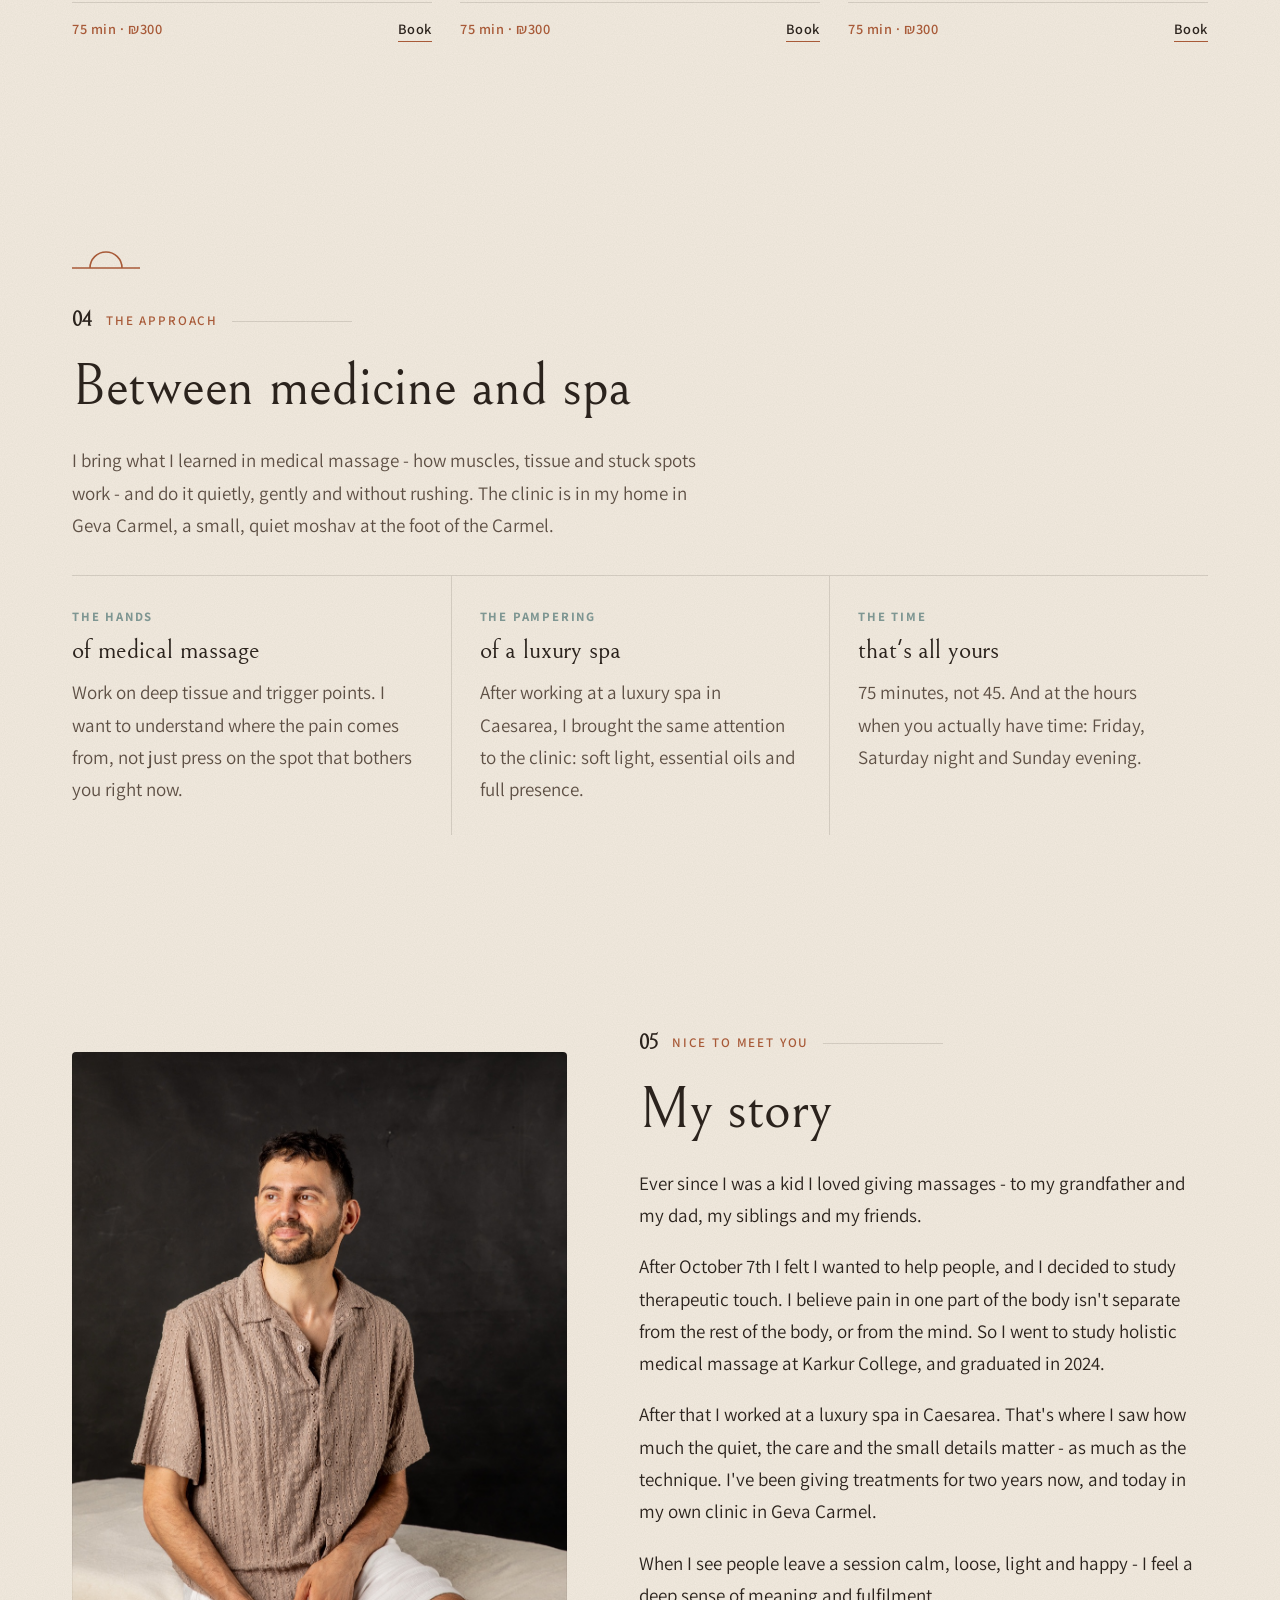
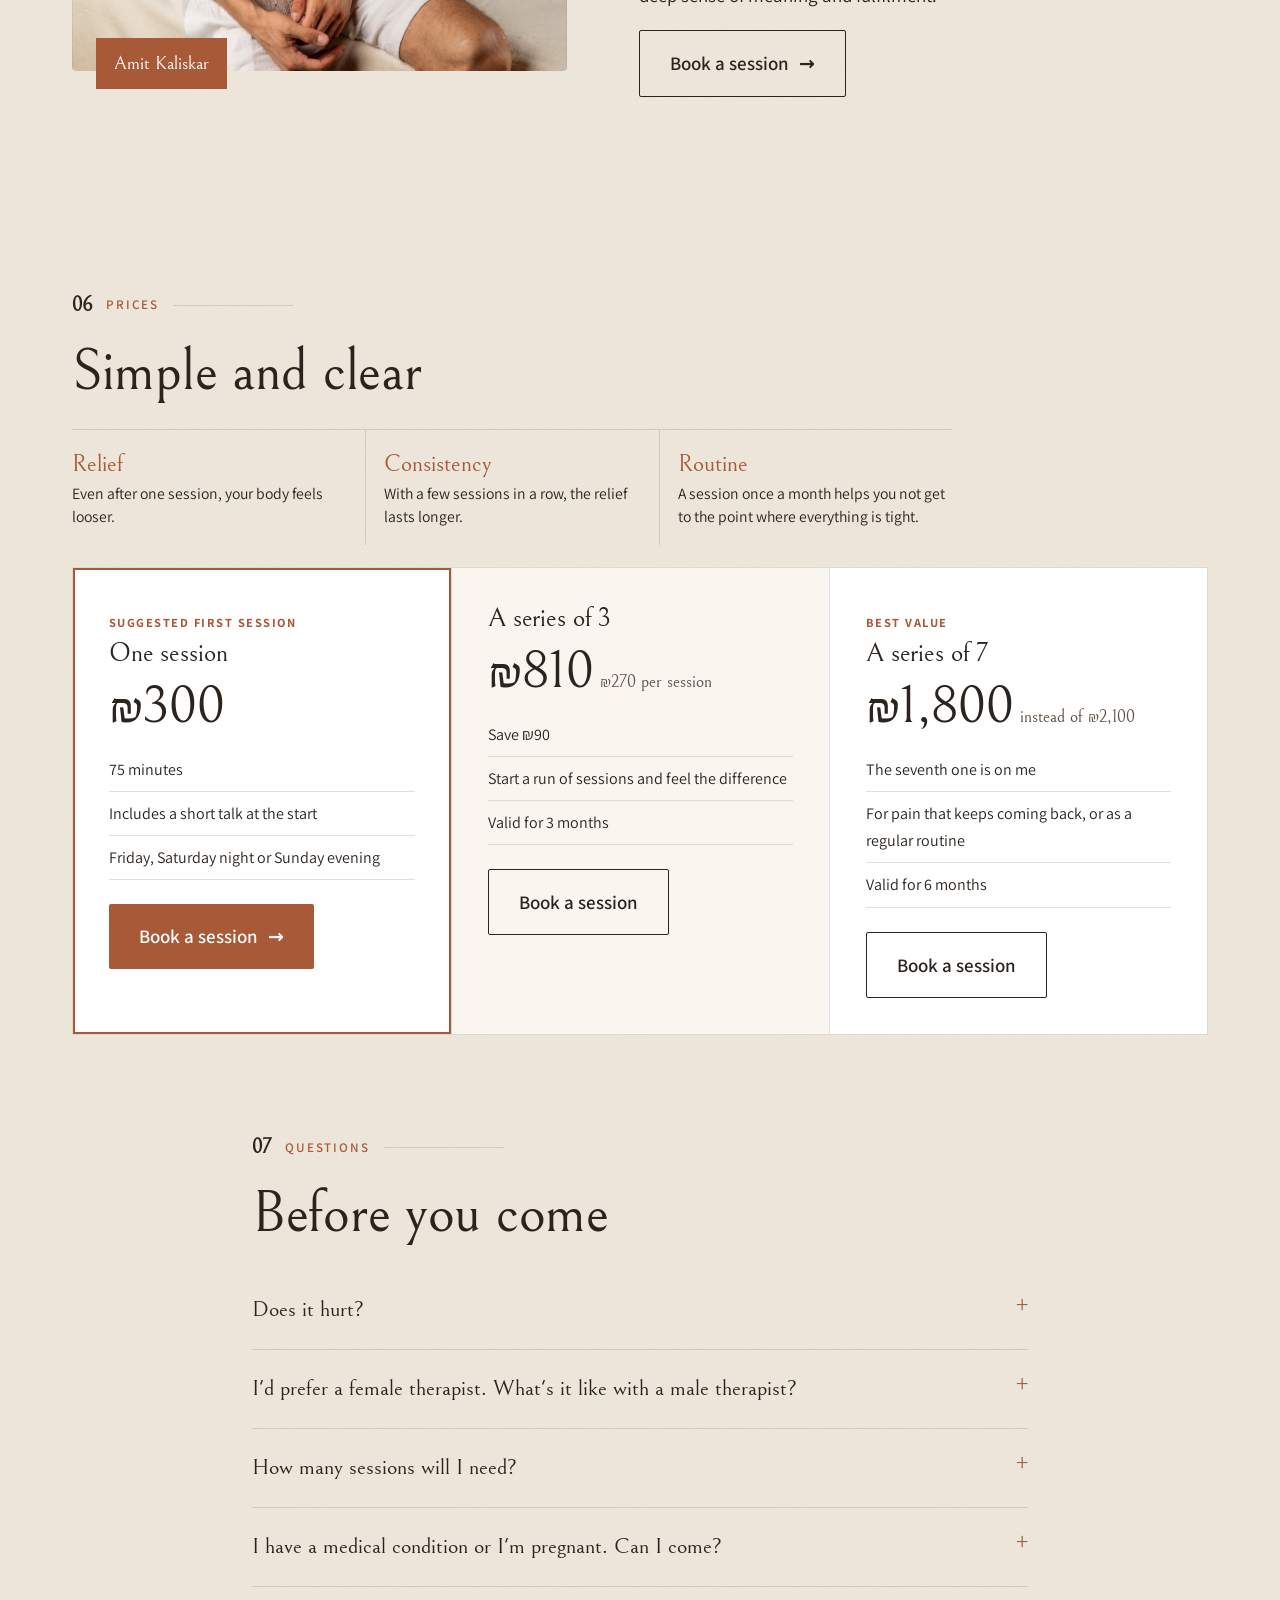
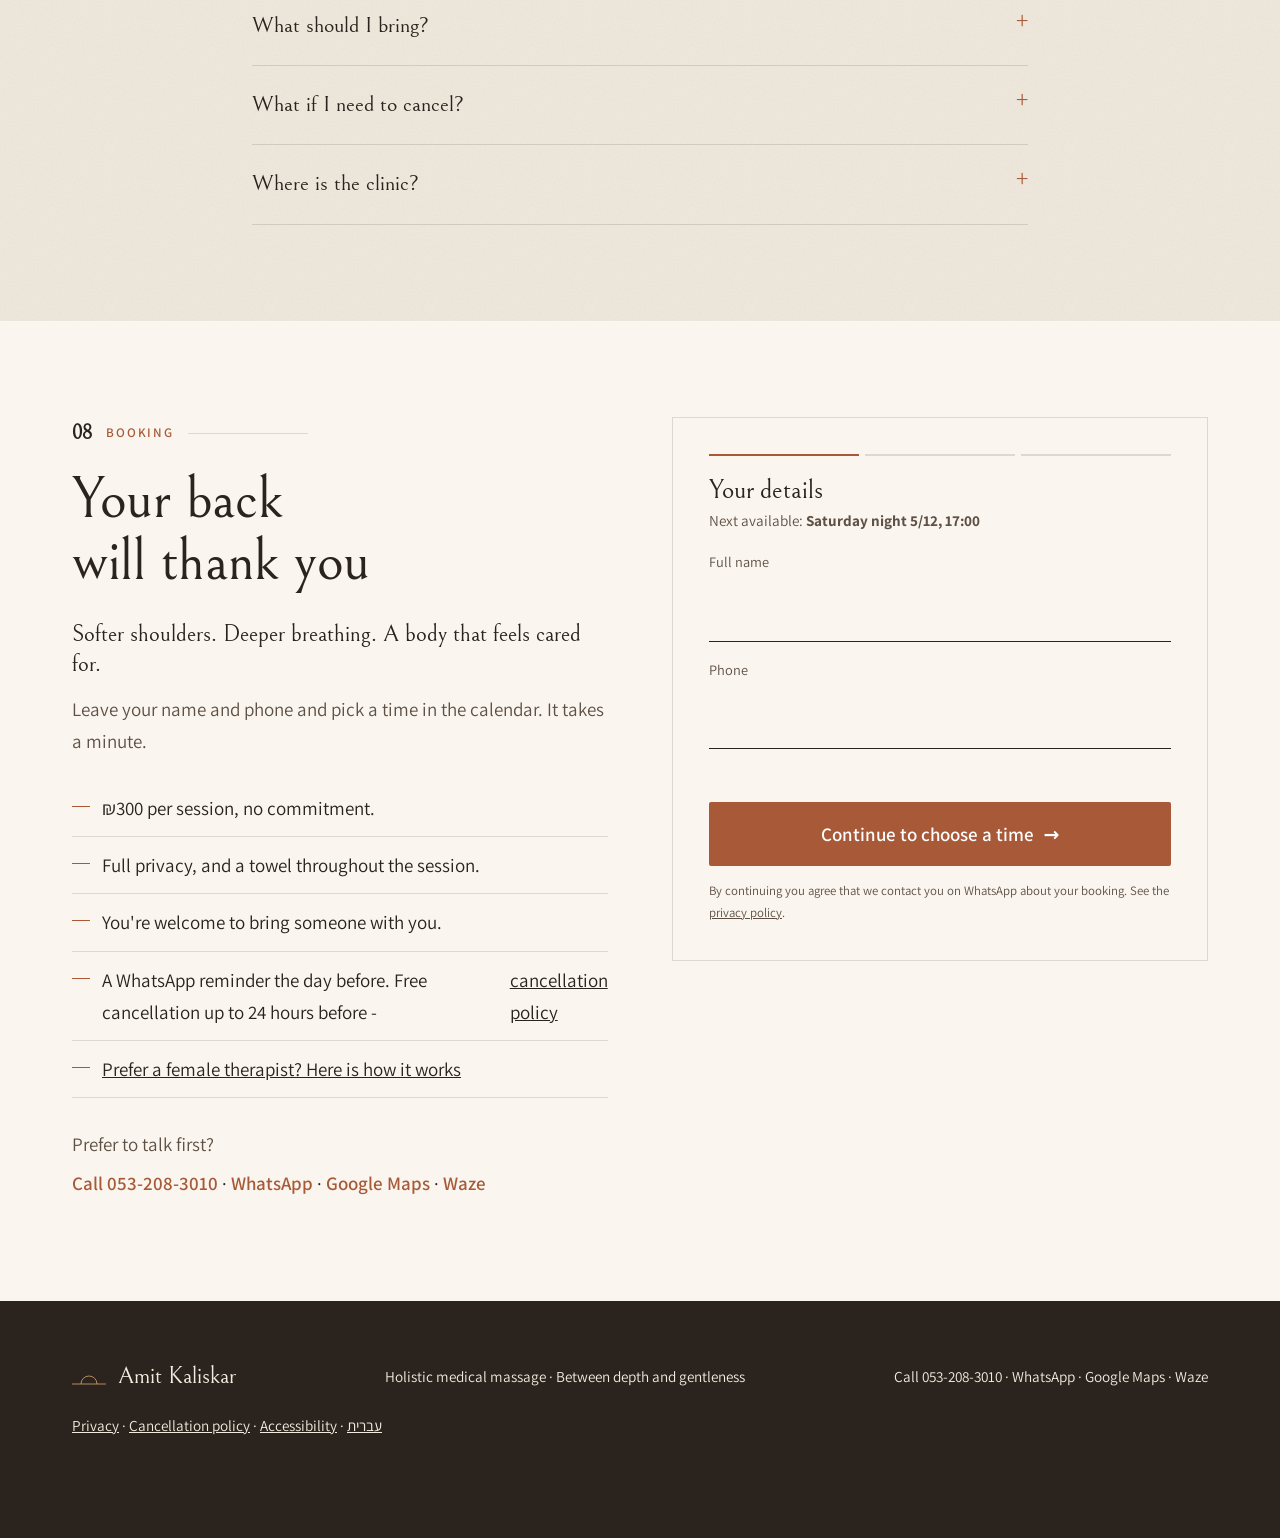
<file: en/index.html>
<!doctype html>
<!-- English version - same design and structure as the Hebrew main page (../index.html).
     data-root="../" lets the shared scripts find photos and videos from this subfolder. -->
<html lang="en" dir="ltr" data-root="../">
<head>
  <meta charset="utf-8">
  <meta name="viewport" content="width=device-width, initial-scale=1, viewport-fit=cover">
  <link rel="icon" href="/favicon.svg" type="image/svg+xml">
  <title>Amit Kaliskar | Holistic Medical Massage in Geva Carmel</title>
  <meta name="description" content="Between depth and gentleness. Deep medical massage with a spa feel, in a private clinic in Geva Carmel. 75 minutes, ₪300. Also Fridays, Saturday nights and Sunday evenings.">
  <!-- Social preview (when the link is shared on WhatsApp/Facebook) -->
  <meta property="og:title" content="Between depth and gentleness. | Amit Kaliskar, Geva Carmel">
  <meta property="og:description" content="Deep medical massage with a spa feel. 75 minutes, ₪300. Also Fridays and Saturday nights.">
  <meta property="og:image" content="https://kaltherapy.github.io/photos/web-massage/massage-160.jpg">
  <link rel="canonical" href="https://kaltherapy.github.io/en/">
  <link rel="alternate" hreflang="he" href="https://kaltherapy.github.io/">
  <link rel="alternate" hreflang="en" href="https://kaltherapy.github.io/en/">
  <link rel="alternate" hreflang="x-default" href="https://kaltherapy.github.io/">
  <meta property="og:url" content="https://kaltherapy.github.io/en/">
  <meta name="theme-color" content="#2b231d">
  <link rel="preconnect" href="https://fonts.googleapis.com">
  <link rel="preconnect" href="https://fonts.gstatic.com" crossorigin>
  <link href="https://fonts.googleapis.com/css2?family=Assistant:wght@300;400;600;700&family=Bellefair&family=Frank+Ruhl+Libre:wght@300;900&display=swap" rel="stylesheet">
  <link rel="stylesheet" href="../styles.css?v=1114u">

  <!-- All settings (booking link, Pixel ID, phone, address, hours, media) live in ../config.js -->
  <script src="../config.js?v=1114t"></script>
  <script src="../site.js?v=1114t"></script>
  <script src="../a11y.js?v=1114t" defer></script>
</head>
<body class="has-sticky">
  <a class="skip-link" href="#main">Skip to content</a>

  <!-- Horizon symbol (line + half sun), reused as the logo mark -->
  <svg width="0" height="0" style="position:absolute" aria-hidden="true">
    <symbol id="hz" viewBox="0 0 68 40"><path d="M0 34h68" stroke="currentColor" stroke-width="1.6"/><path d="M18 34a16 16 0 0 1 32 0" fill="none" stroke="currentColor" stroke-width="1.6"/></symbol>
  </svg>

  <div class="bar">
    <div class="wrap">
      <button type="button" class="a11y-open a11y-top" aria-label="Accessibility menu"><svg viewBox="0 0 24 24" width="22" height="22" aria-hidden="true" focusable="false"><circle cx="12" cy="4" r="2" fill="currentColor"/><path d="M4 8.5l8 1.5 8-1.5M12 10v5m0 0l-3.5 6.5M12 15l3.5 6.5" stroke="currentColor" stroke-width="2" fill="none" stroke-linecap="round" stroke-linejoin="round"/></svg></button><a class="brand" href="#"><svg aria-hidden="true"><use href="#hz"/></svg><span data-config="THERAPIST_NAME">Amit Kaliskar</span></a>
      <nav><a href="#session">The session</a><a href="#focus">Focuses</a><a href="#between">Approach</a><a href="#about">About</a><a href="#prices">Prices</a><a class="btn sm" href="#book">Book a session</a></nav>
    </div>
  </div>

  <header class="hero">
    <div class="hero-media" id="hero-media">
      <div class="placeholder">HERO VIDEO or PHOTO<br>Set HERO_IMAGE / HERO_VIDEO in config.js</div>
    </div>
    <div class="wrap">
      <div class="kicker">HOLISTIC MEDICAL MASSAGE · GEVA CARMEL</div>
      <h1 class="tagline" aria-label="Between depth and gentleness"><span class="t-bein">Between</span><span class="t-deep">depth</span><span class="t-soft">and gentleness</span></h1>
      <p class="lead">Medical massage hands, spa-level pampering. 75 minutes in a private clinic at the foot of the Carmel - so you leave lighter, calmer and at ease in your body.</p>
      <div class="facts">
        <div><b>75 minutes</b>A full session</div>
        <div><b>₪300</b>per session, one price</div>
        <div><b>Geva Carmel</b>Private clinic</div>
        <div><b>Weekends</b>Fri, Sat night, Sun evening</div>
      </div>
      <div class="cta">
        <a class="btn" href="#book">Book a session <span class="arr">→</span></a>
        <span class="next next-slot"><i></i>Next available: <b class="js-next">-</b></span>
      </div>
    </div>
  </header>

  <main id="main" tabindex="-1">
    <div class="proof">
      <div class="wrap">
        <div>
          <q>It was excellent, pampering and so thorough! My back feels much better and I feel great.</q>
        </div>
      </div>
    </div>

    <!-- 01 Pain -->
    <section id="pain" class="compact">
      <div class="wrap">
        <div class="label"><span class="num">01</span>THIS IS FOR YOU IF</div>
        <h2>Your body carries more<br>than you think</h2>
        <div class="pain">
          <p>Your neck is already stiff by lunchtime, after another day at the screen.</p>
          <p>Your lower back flares up again - in the morning, while driving, after lifting the kids.</p>
          <p>The stress of these times settles in your shoulders and stays there, even at night.</p>
          <p>Midweek there's no time. By the weekend there's no energy left.</p>
        </div>
        <p class="turn">Your body doesn't need another "nice massage". It needs someone who understands where the pain comes from - and time to truly let go.</p>
      </div>
    </section>

    <!-- 02 Session: arched video + steps -->
    <section id="session" class="session">
      <div class="wrap see">
        <div class="vid" id="video-wrap">
          <video id="session-video" muted loop playsinline preload="metadata"></video>
          <button type="button" class="video-toggle" id="video-toggle" aria-label="Pause video" hidden></button>
        </div>
        <div>
          <div class="label"><span class="num">02</span>THE SESSION</div>
          <h2>Seventy-five minutes,<br>three steps</h2>
          <div class="steps">
            <div class="step"><div class="thumb" data-session-photo="0"></div><div><h3><span>A.</span>A short talk</h3><p class="muted">What hurts, since when, and what your days look like - so the session fits you.</p></div></div>
            <div class="step"><div class="thumb" data-session-photo="1"></div><div><h3><span>B.</span>The treatment</h3><p class="muted">I work on the tight muscles with the strength that suits you, and you can always adjust the pressure as we go.</p></div></div>
            <div class="step"><div class="thumb" data-session-photo="2"></div><div><h3><span>C.</span>Keeping the results</h3><p class="muted">A few simple tips for home - movement, breathing and habits - so the relief lasts.</p></div></div>
          </div>
        </div>
      </div>
    </section>

    <!-- 03 Focus: one session, three focuses ("Book" passes the focus to the booking form) -->
    <section id="focus" class="tight">
      <div class="wrap">
        <div class="label"><span class="num">03</span>FOCUSES</div>
        <h2>One session<br>Three focuses</h2>
        <p class="muted" style="max-width:640px">I treat the whole body - from head to feet. In each session you choose where to put the emphasis, or we decide together in the short talk at the start.</p>
        <div class="focus">
          <article><img src="../photos/web-massage/massage-164.jpg" alt="Work on the neck and shoulders" style="object-position:30% 40%" loading="lazy"><h3>Back, neck &amp; shoulders</h3><p class="muted">For long days at a screen, for driving, and for tension stuck in the shoulders.</p><div class="meta">75 min · ₪300<a href="#book" data-focus="Back, neck &amp; shoulders">Book</a></div></article>
          <article><img src="../photos/web-massage/massage-096.jpg" alt="Full-body massage" style="object-position:50% 50%" loading="lazy"><h3>Full-body relaxation</h3><p class="muted">From head to feet, at a calm pace. For when your body simply needs to breathe.</p><div class="meta">75 min · ₪300<a href="#book" data-focus="Full-body relaxation">Book</a></div></article>
          <article><img src="../photos/web-massage/massage-113.jpg" alt="Work on the legs and feet" style="object-position:40% 50%" loading="lazy"><h3>Legs &amp; feet</h3><p class="muted">For long days on your feet, training and long walks.</p><div class="meta">75 min · ₪300<a href="#book" data-focus="Legs &amp; feet">Book</a></div></article>
        </div>
      </div>
    </section>

    <!-- 04 Between medicine and spa -->
    <section id="between" class="tight">
      <div class="wrap">
        <svg class="horizon-mark" aria-hidden="true"><use href="#hz"/></svg>
        <div class="label"><span class="num">04</span>THE APPROACH</div>
        <h2>Between medicine and spa</h2>
        <p class="muted" style="max-width:640px">I bring what I learned in medical massage - how muscles, tissue and stuck spots work - and do it quietly, gently and without rushing. The clinic is in my home in Geva Carmel, a small, quiet moshav at the foot of the Carmel.</p>
        <div class="between">
          <div><div class="tag">THE HANDS</div><h3>of medical massage</h3><p class="muted">Work on deep tissue and trigger points. I want to understand where the pain comes from, not just press on the spot that bothers you right now.</p></div>
          <div><div class="tag">THE PAMPERING</div><h3>of a luxury spa</h3><p class="muted">After working at a luxury spa in Caesarea, I brought the same attention to the clinic: soft light, essential oils and full presence.</p></div>
          <div><div class="tag">THE TIME</div><h3>that's all yours</h3><p class="muted">75 minutes, not 45. And at the hours when you actually have time: Friday, Saturday night and Sunday evening.</p></div>
        </div>
      </div>
    </section>

    <!-- 05 About -->
    <section id="about">
      <div class="wrap about">
        <figure>
          <div id="about-photo"><div class="placeholder">Photo of Amit</div></div>
          <figcaption data-config="THERAPIST_NAME">Amit Kaliskar</figcaption>
        </figure>
        <div>
          <div class="label"><span class="num">05</span>NICE TO MEET YOU</div>
          <h2>My story</h2>
          <p>Ever since I was a kid I loved giving massages - to my grandfather and my dad, my siblings and my friends.</p>
          <p>After October 7th I felt I wanted to help people, and I decided to study therapeutic touch. I believe pain in one part of the body isn't separate from the rest of the body, or from the mind. So I went to study holistic medical massage at Karkur College, and graduated in 2024.</p>
          <p>After that I worked at a luxury spa in Caesarea. That's where I saw how much the quiet, the care and the small details matter - as much as the technique. I've been giving treatments for two years now, and today in my own clinic in Geva Carmel.</p>
          <p>When I see people leave a session calm, loose, light and happy - I feel a deep sense of meaning and fulfilment.</p>
          <a class="btn line" href="#book">Book a session <span class="arr">→</span></a>
        </div>
      </div>
    </section>


    <!-- 07 Prices -->
    <section id="prices">
      <div class="wrap">
        <div class="label"><span class="num">06</span>PRICES</div>
        <h2>Simple and clear</h2>
        <div class="routine">
          <div><b>Relief</b>Even after one session, your body feels looser.</div>
          <div><b>Consistency</b>With a few sessions in a row, the relief lasts longer.</div>
          <div><b>Routine</b>A session once a month helps you not get to the point where everything is tight.</div>
        </div>
        <div class="prices">
          <div class="price first">
            <span class="ribbon">SUGGESTED FIRST SESSION</span>
            <h3>One session</h3>
            <div class="amt">₪300</div>
            <ul><li>75 minutes</li><li>Includes a short talk at the start</li><li>Friday, Saturday night or Sunday evening</li></ul>
            <a class="btn" href="#book">Book a session <span class="arr">→</span></a>
          </div>
          <div class="price">
            <h3>A series of 3</h3>
            <div class="amt">₪810<small>₪270 per session</small></div>
            <ul><li>Save ₪90</li><li>Start a run of sessions and feel the difference</li><li>Valid for 3 months</li></ul>
            <a class="btn line" href="#book">Book a session</a>
          </div>
          <div class="price">
            <span class="ribbon">BEST VALUE</span>
            <h3>A series of 7</h3>
            <div class="amt">₪1,800<small>instead of ₪2,100</small></div>
            <ul><li>The seventh one is on me</li><li>For pain that keeps coming back, or as a regular routine</li><li>Valid for 6 months</li></ul>
            <a class="btn line" href="#book">Book a session</a>
          </div>
        </div>
      </div>
    </section>

    <!-- 08 FAQ -->
    <section id="faq" class="tight">
      <div class="wrap faq">
        <div class="label"><span class="num">07</span>QUESTIONS</div>
        <h2>Before you come</h2>
        <details><summary>Does it hurt?</summary><p>The pressure is adjusted to you and can be changed at any moment. Working on tight spots can feel intense, but always within what's comfortable.</p></details>
        <details id="faq-male"><summary>I'd prefer a female therapist. What's it like with a male therapist?</summary><p>People ask me this a lot, and I completely understand. It matters to me that you feel comfortable from the moment you walk in until you leave.</p>
          <p>We start with a few minutes of talking and decide together which areas to work on - and only those. You decide what to take off: underwear stays on, and you can also stay in light clothing. You're covered with a towel the whole time, and only the area I'm working on at that moment is uncovered. The chest and intimate areas are always covered.</p>
          <p>During the session I ask how the pressure is and how you feel. If anything isn't comfortable, we can stop or change it at any moment, no explanation needed. And if you'd rather come with someone, that's completely fine.</p>
          <p>Want to ask something before booking? <a class="js-wa" href="https://wa.me/972532083010" target="_blank" rel="noopener" data-ev="Contact">Message me on WhatsApp</a>.</p></details>
        <details><summary>How many sessions will I need?</summary><p>Many people feel relief after the first session. For long-standing pain that keeps coming back, a few sessions in a row are usually worth it - that's what the series of 3 and 7 are for.</p></details>
        <details><summary>I have a medical condition or I'm pregnant. Can I come?</summary><p>Tell me before the session. In some cases we'll adapt the treatment, and sometimes we'll ask for a doctor's OK first.</p></details>
        <details><summary>What should I bring?</summary><p>Nothing. Towels and oils are at the clinic. Try to arrive a few minutes early, without rushing.</p></details>
        <details><summary>What if I need to cancel?</summary><p>You can cancel or reschedule free of charge up to 24 hours before the session, with a WhatsApp message. Later than that: 50% of the price. Illness, reserve duty or an emergency: no charge. <a href="cancellation.html">Full cancellation policy</a>.</p></details>
        <details><summary>Where is the clinic?</summary><p>Derech HaArava 48, Geva Carmel - close to Atlit, Ein Hod, Tirat Carmel and south Haifa.</p></details>
      </div>
    </section>

    <!-- 09 Booking: reassurance list + form → Google Calendar appointment schedule -->
    <section id="book" class="session">
      <div class="wrap bookwrap" id="bookwrap">
        <div>
          <div class="label"><span class="num">08</span>BOOKING</div>
          <h2>Your back<br>will thank you</h2>
          <p class="turn" style="margin:0 0 14px;font-size:1.45rem">Softer shoulders. Deeper breathing. A body that feels cared for.</p>
          <p class="muted">Leave your name and phone and pick a time in the calendar. It takes a minute.</p>
          <ul class="assure">
            <li>₪300 per session, no commitment.</li>
            <li>Full privacy, and a towel throughout the session.</li>
            <li>You're welcome to bring someone with you.</li>
            <li>A WhatsApp reminder the day before. Free cancellation up to 24 hours before - <a href="cancellation.html">cancellation policy</a></li>
            <li><a href="#faq-male" class="js-open-male">Prefer a female therapist? Here is how it works</a></li>
          </ul>
          <!-- Call / WhatsApp / navigation buttons (built from config.js) -->
          <div class="talk-first">
            <p class="muted">Prefer to talk first?</p>
            <p class="contact-line"><span data-contact="small"></span></p>
          </div>
        </div>
        <div class="book" id="book-card">
          <div class="progress" aria-hidden="true"><i class="on" id="p1"></i><i id="p2"></i><i id="p3"></i></div>
          <div id="form-step">
            <h3>Your details</h3>
            <p class="muted" style="margin:0;font-size:.95rem"><span class="next-slot-text">Next available: <b class="js-next">-</b></span></p>
            <form id="lead-form" novalidate>
              <input type="hidden" id="focus-input" name="focus">
              <p class="focus-pick" id="focus-pick" hidden>Focus: <b id="focus-name"></b> · <a href="#focus">change</a></p>
              <label for="name">Full name</label>
              <input id="name" name="name" autocomplete="name" required>
              <label for="phone">Phone</label>
              <input id="phone" name="phone" type="tel" autocomplete="tel" inputmode="tel" required>
              <input type="text" id="website" name="website" tabindex="-1" autocomplete="off" aria-hidden="true" style="position:absolute;width:1px;height:1px;overflow:hidden;clip:rect(0 0 0 0);opacity:0;pointer-events:none">
              <div class="error" id="form-error" role="alert"></div>
              <button class="btn" type="submit">Continue to choose a time <span class="arr">→</span></button>
              <p class="consent">By continuing you agree that we contact you on WhatsApp about your booking. See the <a href="privacy.html">privacy policy</a>.</p>
            </form>
          </div>
          <div id="booking-step">
            <h3 id="booking-hello">Choose a time</h3>
            <button class="back-link" type="button" id="back-btn">← Edit your details</button>
            <p class="booking-note">Pick a time in the calendar. In Google's form, use <b>the same phone number</b> - that links the booking to your details.</p>
            <div id="booking-embed"></div>
            <p class="booking-links"><a id="booking-open" href="https://calendar.app.google/AjBpTiq83HcScdmi9" target="_blank" rel="noopener">Open in a new window</a></p>
            <a class="btn" id="to-pay" href="thank-you.html">I've booked my slot <span class="arr">→</span></a>
            <p class="muted pay-note" id="pay-note" hidden>Once you've booked: secure payment from your phone, and right after it a WhatsApp confirmation with everything you need for the visit.</p>
          </div>
        </div>
      </div>
    </section>
  </main>

  <footer class="dark">
    <div class="wrap">
      <a class="brand" href="#"><svg aria-hidden="true"><use href="#hz"/></svg><span data-config="THERAPIST_NAME">Amit Kaliskar</span></a>
      <p>Holistic medical massage · Between depth and gentleness</p>
      <p><span data-contact="small"></span></p>
      <p><a href="privacy.html">Privacy</a> · <a href="cancellation.html">Cancellation policy</a> · <a href="accessibility.html">Accessibility</a> · <a href="../" lang="he">עברית</a></p>
    </div>
  </footer>

  <!-- Sticky bottom bar on phones -->
  <div class="sticky" id="sticky"><a class="btn" href="#book">Book a session</a><a class="wa" id="sticky-wa" href="#" target="_blank" rel="noopener" data-ev="Contact" aria-label="WhatsApp"><svg viewBox="0 0 24 24" width="22" height="22" aria-hidden="true" focusable="false"><path fill="currentColor" d="M12 2a10 10 0 0 0-8.6 15.1L2 22l5-1.3A10 10 0 1 0 12 2zm0 18.2a8.2 8.2 0 0 1-4.2-1.2l-.3-.2-3 .8.8-2.9-.2-.3A8.2 8.2 0 1 1 12 20.2zm4.5-6.1c-.2-.1-1.5-.7-1.7-.8-.2-.1-.4-.1-.6.1l-.8 1c-.1.2-.3.2-.5.1a6.7 6.7 0 0 1-3.3-2.9c-.2-.4.2-.4.7-1.3.1-.2 0-.3 0-.4l-.8-1.8c-.2-.5-.4-.4-.6-.4h-.5a1 1 0 0 0-.7.3 3 3 0 0 0-.9 2.2 5.2 5.2 0 0 0 1.1 2.8 11.9 11.9 0 0 0 4.6 4c1.7.7 2.4.8 3.2.7.5-.1 1.5-.6 1.7-1.2.2-.6.2-1.1.2-1.2-.1-.1-.3-.2-.5-.3z"/></svg></a><button type="button" class="a11y-open" aria-label="Accessibility menu"><svg viewBox="0 0 24 24" width="22" height="22" aria-hidden="true" focusable="false"><circle cx="12" cy="4" r="2" fill="currentColor"/><path d="M4 8.5l8 1.5 8-1.5M12 10v5m0 0l-3.5 6.5M12 15l3.5 6.5" stroke="currentColor" stroke-width="2" fill="none" stroke-linecap="round" stroke-linejoin="round"/></svg></button></div>

  <script src="../page.js?v=1114t"></script>
</body>
</html>
</file>
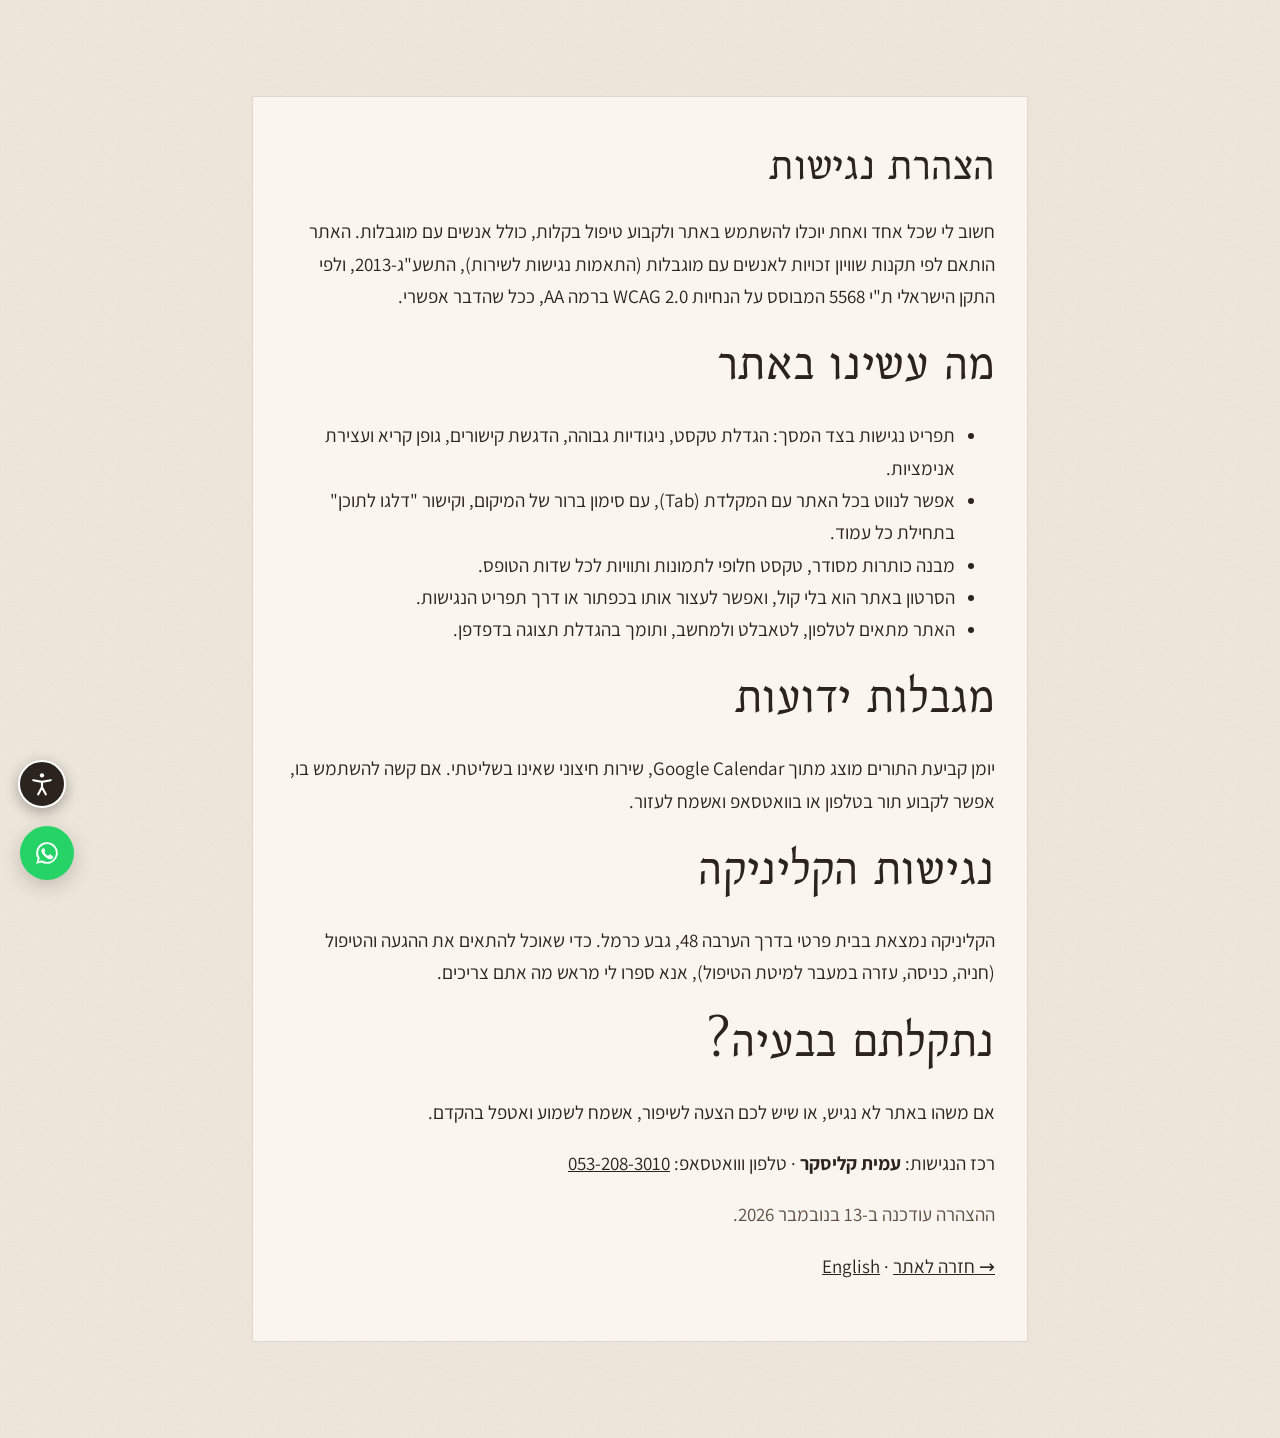
<file: accessibility.html>
<!doctype html>
<html lang="he" dir="rtl">
<head>
  <meta charset="utf-8">
  <meta name="viewport" content="width=device-width, initial-scale=1">
  <link rel="icon" href="/favicon.svg" type="image/svg+xml">
  <link rel="canonical" href="https://kaltherapy.github.io/accessibility.html">
  <title>הצהרת נגישות | עמית קליסקר</title>
  <link href="https://fonts.googleapis.com/css2?family=Assistant:wght@300;400;600;700&family=Bellefair&display=swap" rel="stylesheet">
  <link rel="stylesheet" href="styles.css?v=1114u">
  <script src="config.js?v=1114t"></script>
  <script src="site.js?v=1114t"></script>
  <script src="a11y.js?v=1114t" defer></script>
</head>
<body>
  <a class="skip-link" href="#main">דלגו לתוכן</a>
  <main id="main" tabindex="-1">
    <section>
      <div class="wrap narrow"><div class="card" style="max-width:none">
        <h1>הצהרת נגישות</h1>
        <p>חשוב לי שכל אחד ואחת יוכלו להשתמש באתר ולקבוע טיפול בקלות, כולל אנשים עם מוגבלות. האתר הותאם לפי תקנות שוויון זכויות לאנשים עם מוגבלות (התאמות נגישות לשירות), התשע"ג-2013, ולפי התקן הישראלי ת"י 5568 המבוסס על הנחיות WCAG 2.0 ברמה AA, ככל שהדבר אפשרי.</p>
        <h2>מה עשינו באתר</h2>
        <ul>
          <li>תפריט נגישות בצד המסך: הגדלת טקסט, ניגודיות גבוהה, הדגשת קישורים, גופן קריא ועצירת אנימציות.</li>
          <li>אפשר לנווט בכל האתר עם המקלדת (Tab), עם סימון ברור של המיקום, וקישור "דלגו לתוכן" בתחילת כל עמוד.</li>
          <li>מבנה כותרות מסודר, טקסט חלופי לתמונות ותוויות לכל שדות הטופס.</li>
          <li>הסרטון באתר הוא בלי קול, ואפשר לעצור אותו בכפתור או דרך תפריט הנגישות.</li>
          <li>האתר מתאים לטלפון, לטאבלט ולמחשב, ותומך בהגדלת תצוגה בדפדפן.</li>
        </ul>
        <h2>מגבלות ידועות</h2>
        <p>יומן קביעת התורים מוצג מתוך Google Calendar, שירות חיצוני שאינו בשליטתי. אם קשה להשתמש בו, אפשר לקבוע תור בטלפון או בוואטסאפ ואשמח לעזור.</p>
        <h2>נגישות הקליניקה</h2>
        <p>הקליניקה נמצאת בבית פרטי בדרך הערבה 48, גבע כרמל. כדי שאוכל להתאים את ההגעה והטיפול (חניה, כניסה, עזרה במעבר למיטת הטיפול), אנא ספרו לי מראש מה אתם צריכים.</p>
        <h2>נתקלתם בבעיה?</h2>
        <p>אם משהו באתר לא נגיש, או שיש לכם הצעה לשיפור, אשמח לשמוע ואטפל בהקדם.</p>
        <p>רכז הנגישות: <strong data-config="THERAPIST_NAME">עמית קליסקר</strong> · טלפון ווואטסאפ: <a dir="ltr" href="tel:+972532083010" data-config="PHONE_DISPLAY">053-208-3010</a></p>
        <p class="muted">ההצהרה עודכנה ב-13 בנובמבר 2026.</p>
        <p><a href="./">→ חזרה לאתר</a> · <a href="en/accessibility.html" lang="en">English</a></p>
      </div></div>
    </section>
  </main>
</body>
</html>
</file>
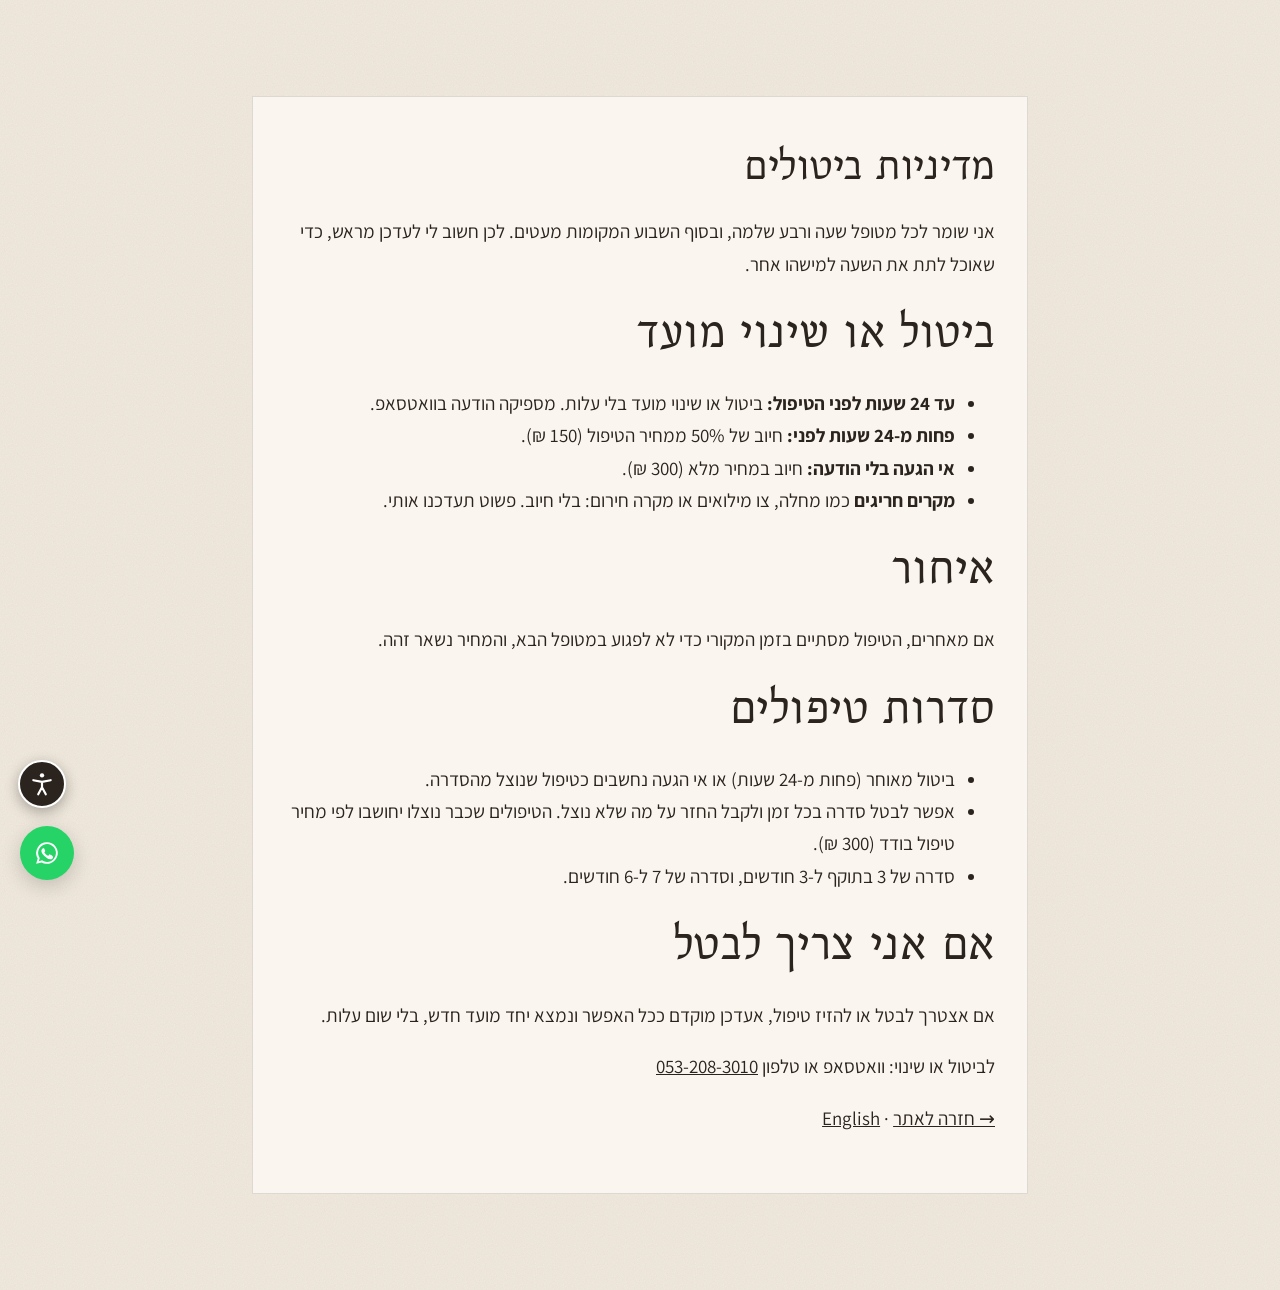
<file: cancellation.html>
<!doctype html>
<html lang="he" dir="rtl">
<head>
  <meta charset="utf-8">
  <meta name="viewport" content="width=device-width, initial-scale=1">
  <link rel="icon" href="/favicon.svg" type="image/svg+xml">
  <link rel="canonical" href="https://kaltherapy.github.io/cancellation.html">
  <title>מדיניות ביטולים | עמית קליסקר</title>
  <link href="https://fonts.googleapis.com/css2?family=Assistant:wght@300;400;600;700&family=Bellefair&display=swap" rel="stylesheet">
  <link rel="stylesheet" href="styles.css?v=1114u">
  <script src="config.js?v=1114t"></script>
  <script src="site.js?v=1114t"></script>
  <script src="a11y.js?v=1114t" defer></script>
</head>
<body>
  <a class="skip-link" href="#main">דלגו לתוכן</a>
  <main id="main" tabindex="-1">
    <section>
      <div class="wrap narrow"><div class="card" style="max-width:none">
        <h1>מדיניות ביטולים</h1>
        <p>אני שומר לכל מטופל שעה ורבע שלמה, ובסוף השבוע המקומות מעטים. לכן חשוב לי לעדכן מראש, כדי שאוכל לתת את השעה למישהו אחר.</p>
        <h2>ביטול או שינוי מועד</h2>
        <ul>
          <li><strong>עד 24 שעות לפני הטיפול:</strong> ביטול או שינוי מועד בלי עלות. מספיקה הודעה בוואטסאפ.</li>
          <li><strong>פחות מ-24 שעות לפני:</strong> חיוב של 50% ממחיר הטיפול (150 ₪).</li>
          <li><strong>אי הגעה בלי הודעה:</strong> חיוב במחיר מלא (300 ₪).</li>
          <li><strong>מקרים חריגים</strong> כמו מחלה, צו מילואים או מקרה חירום: בלי חיוב. פשוט תעדכנו אותי.</li>
        </ul>
        <h2>איחור</h2>
        <p>אם מאחרים, הטיפול מסתיים בזמן המקורי כדי לא לפגוע במטופל הבא, והמחיר נשאר זהה.</p>
        <h2>סדרות טיפולים</h2>
        <ul>
          <li>ביטול מאוחר (פחות מ-24 שעות) או אי הגעה נחשבים כטיפול שנוצל מהסדרה.</li>
          <li>אפשר לבטל סדרה בכל זמן ולקבל החזר על מה שלא נוצל. הטיפולים שכבר נוצלו יחושבו לפי מחיר טיפול בודד (300 ₪).</li>
          <li>סדרה של 3 בתוקף ל-3 חודשים, וסדרה של 7 ל-6 חודשים.</li>
        </ul>
        <h2>אם אני צריך לבטל</h2>
        <p>אם אצטרך לבטל או להזיז טיפול, אעדכן מוקדם ככל האפשר ונמצא יחד מועד חדש, בלי שום עלות.</p>
        <p>לביטול או שינוי: וואטסאפ או טלפון <a dir="ltr" href="tel:+972532083010" data-config="PHONE_DISPLAY">053-208-3010</a></p>
        <p><a href="./">→ חזרה לאתר</a> · <a href="en/cancellation.html" lang="en">English</a></p>
      </div></div>
    </section>
  </main>
</body>
</html>
</file>
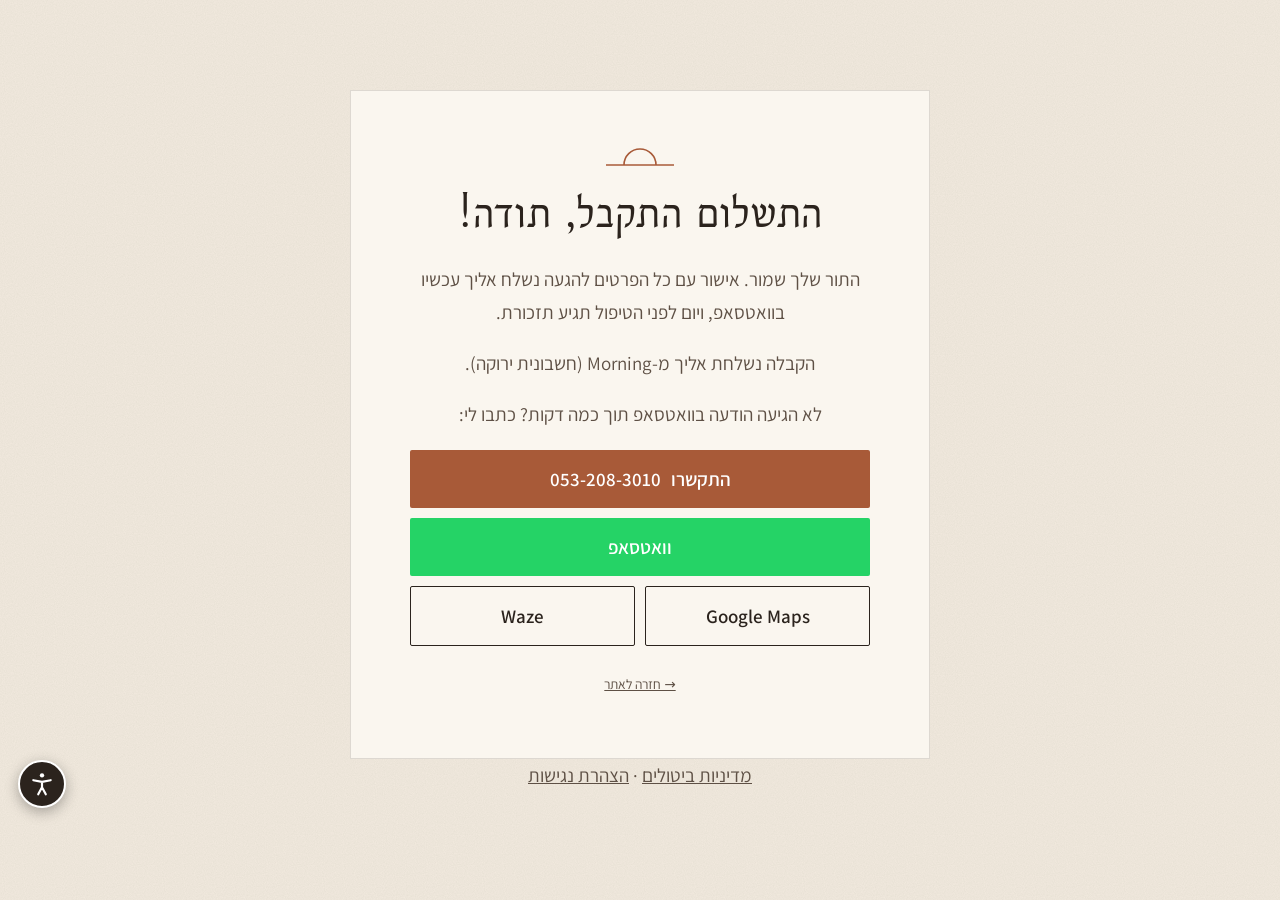
<file: paid.html>
<!doctype html>
<html lang="he" dir="rtl">
<head>
  <meta charset="utf-8">
  <meta name="viewport" content="width=device-width, initial-scale=1, viewport-fit=cover">
  <link rel="icon" href="/favicon.svg" type="image/svg+xml">
  <title>התשלום התקבל | עמית קליסקר</title>
  <meta name="robots" content="noindex">
  <link rel="preconnect" href="https://fonts.googleapis.com">
  <link rel="preconnect" href="https://fonts.gstatic.com" crossorigin>
  <link href="https://fonts.googleapis.com/css2?family=Assistant:wght@300;400;600;700&family=Bellefair&display=swap" rel="stylesheet">
  <link rel="stylesheet" href="styles.css?v=1114u">
  <script src="config.js?v=1114t"></script>

  <!-- ======================= META PIXEL =======================
       Nothing to paste here: site.js adds the Pixel automatically
       once META_PIXEL_ID is set in config.js, and this page then
       reports a "Purchase" event to Facebook.
       If Meta ever asks you to paste extra code, put it right here.
       ========================================================= -->
  <script src="site.js?v=1114t"></script>
  <script src="a11y.js?v=1114t" defer></script>
</head>
<body class="no-wa-float">
  <a class="skip-link" href="#main">דלגו לתוכן</a>
  <main id="main" tabindex="-1" class="thanks">
    <div class="wrap">
      <div class="card">
        <svg class="horizon-mark" viewBox="0 0 68 40" aria-hidden="true"><path d="M0 34h68" stroke="currentColor" stroke-width="1.6"/><path d="M18 34a16 16 0 0 1 32 0" fill="none" stroke="currentColor" stroke-width="1.6"/></svg>
        <h1 id="title">התשלום התקבל, תודה!</h1>
        <p class="muted">התור שלך שמור. אישור עם כל הפרטים להגעה נשלח אליך עכשיו בוואטסאפ, ויום לפני הטיפול תגיע תזכורת.</p>
        <p class="muted">הקבלה נשלחת אליך מ-Morning (חשבונית ירוקה).</p>
        <p class="muted">לא הגיעה הודעה בוואטסאפ תוך כמה דקות? כתבו לי:</p>
        <div class="contact-grid" data-contact></div>

        <p style="margin-top:20px"><a href="./" class="back-link">→ חזרה לאתר</a></p>
      </div>
    </div>
    <p class="muted" style="text-align:center"><a href="cancellation.html">מדיניות ביטולים</a> · <a href="accessibility.html">הצהרת נגישות</a></p>
  </main>
  <script>try { sessionStorage.removeItem('payUrl'); } catch (e) {} window.track('Purchase', { value: (window.SITE_CONFIG.PRICE || 300), currency: 'ILS' });</script>
</body>
</html>
</file>
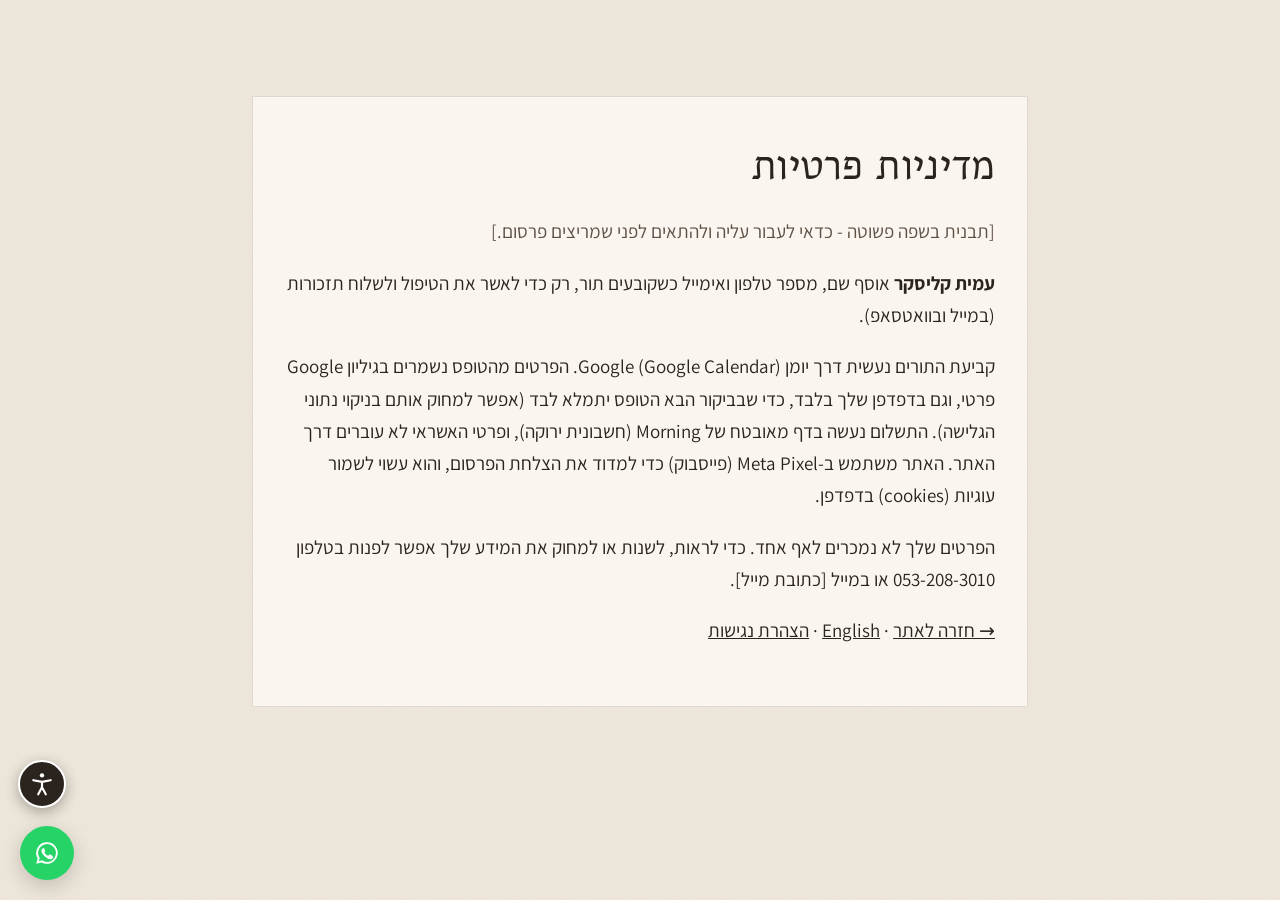
<file: privacy.html>
<!doctype html>
<html lang="he" dir="rtl">
<head>
  <meta charset="utf-8">
  <meta name="viewport" content="width=device-width, initial-scale=1">
  <link rel="icon" href="/favicon.svg" type="image/svg+xml">
  <link rel="canonical" href="https://kaltherapy.github.io/privacy.html">
  <title>מדיניות פרטיות | עמית קליסקר</title>
  <link href="https://fonts.googleapis.com/css2?family=Assistant:wght@300;400;600;700&family=Bellefair&display=swap" rel="stylesheet">
  <link rel="stylesheet" href="styles.css?v=1114u">
  <script src="config.js?v=1114t"></script>
  <script src="site.js?v=1114t"></script>
  <script src="a11y.js?v=1114t" defer></script>
</head>
<body>
  <a class="skip-link" href="#main">דלגו לתוכן</a>
  <main id="main" tabindex="-1">
    <section>
      <div class="wrap narrow"><div class="card" style="max-width:none">
        <h1>מדיניות פרטיות</h1>
        <p class="muted">[תבנית בשפה פשוטה - כדאי לעבור עליה ולהתאים לפני שמריצים פרסום.]</p>
        <p><strong data-config="THERAPIST_NAME">עמית קליסקר</strong> אוסף שם, מספר טלפון ואימייל כשקובעים תור, רק כדי לאשר את הטיפול ולשלוח תזכורות (במייל ובוואטסאפ).</p>
        <p>קביעת התורים נעשית דרך יומן Google (Google Calendar). הפרטים מהטופס נשמרים בגיליון Google פרטי, וגם בדפדפן שלך בלבד, כדי שבביקור הבא הטופס יתמלא לבד (אפשר למחוק אותם בניקוי נתוני הגלישה). התשלום נעשה בדף מאובטח של Morning (חשבונית ירוקה), ופרטי האשראי לא עוברים דרך האתר. האתר משתמש ב-Meta Pixel (פייסבוק) כדי למדוד את הצלחת הפרסום, והוא עשוי לשמור עוגיות (cookies) בדפדפן.</p>
        <p>הפרטים שלך לא נמכרים לאף אחד. כדי לראות, לשנות או למחוק את המידע שלך אפשר לפנות בטלפון <span dir="ltr" data-config="PHONE_DISPLAY">053-208-3010</span> או במייל [כתובת מייל].</p>
        <p><a href="./">→ חזרה לאתר</a> · <a href="en/privacy.html" lang="en">English</a> · <a href="accessibility.html">הצהרת נגישות</a></p>
      </div></div>
    </section>
  </main>
</body>
</html>
</file>
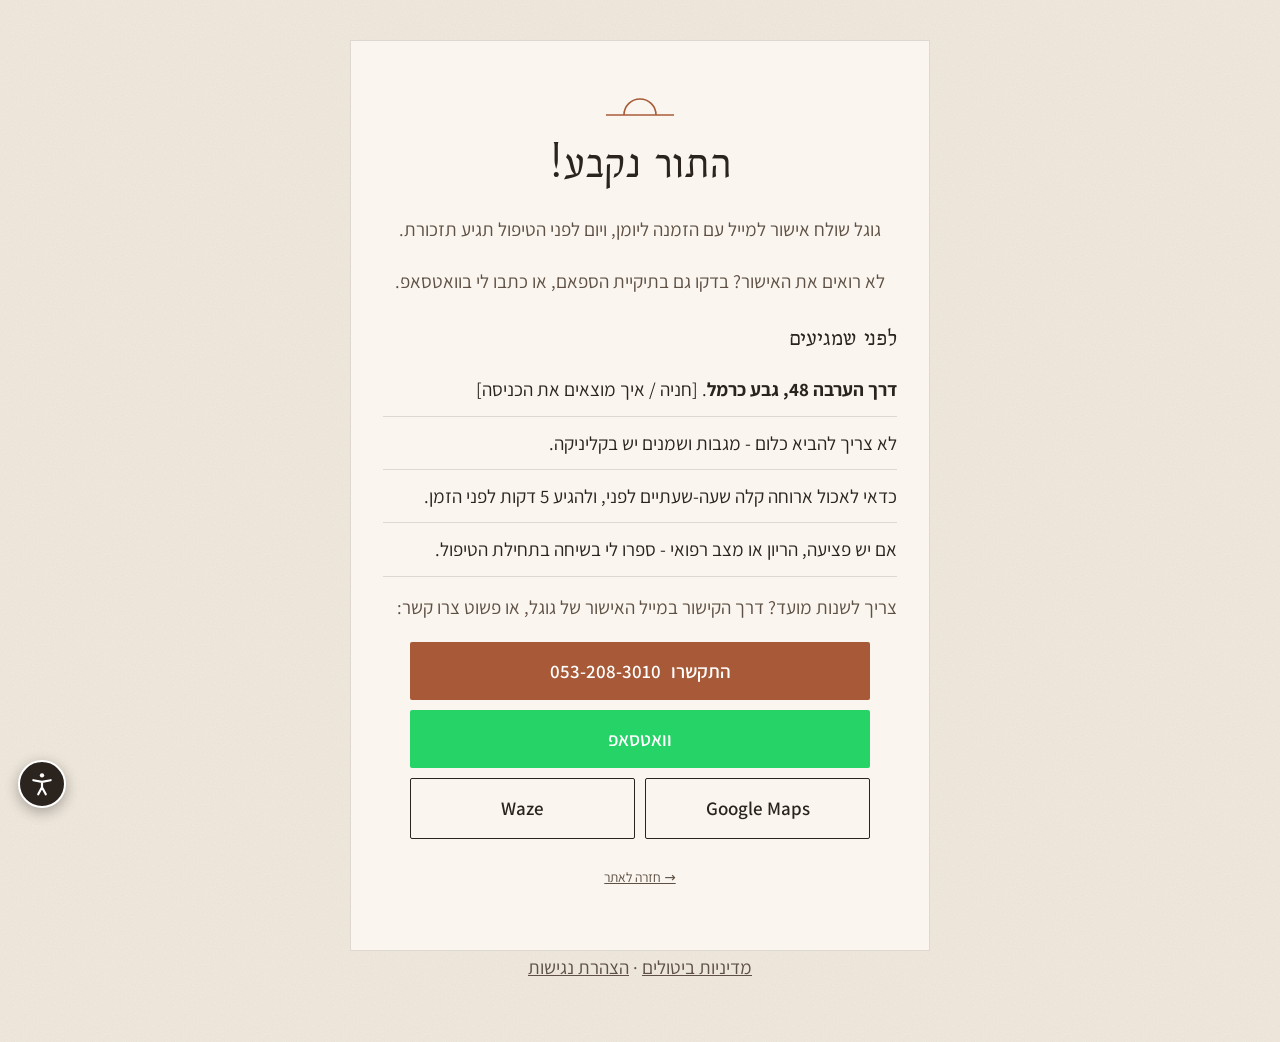
<file: thank-you.html>
<!doctype html>
<html lang="he" dir="rtl">
<head>
  <meta charset="utf-8">
  <meta name="viewport" content="width=device-width, initial-scale=1, viewport-fit=cover">
  <link rel="icon" href="/favicon.svg" type="image/svg+xml">
  <title>התור נקבע | עמית קליסקר</title>
  <meta name="robots" content="noindex">
  <link rel="preconnect" href="https://fonts.googleapis.com">
  <link rel="preconnect" href="https://fonts.gstatic.com" crossorigin>
  <link href="https://fonts.googleapis.com/css2?family=Assistant:wght@300;400;600;700&family=Bellefair&display=swap" rel="stylesheet">
  <link rel="stylesheet" href="styles.css?v=1114u">
  <script src="config.js?v=1114t"></script>

  <!-- ======================= META PIXEL =======================
       Nothing to paste here: site.js adds the Pixel automatically
       once META_PIXEL_ID is set in config.js, and this page then
       reports a "Schedule" (booking) event to Facebook.
       If Meta ever asks you to paste extra code, put it right here.
       ========================================================= -->
  <script src="site.js?v=1114t"></script>
  <script src="a11y.js?v=1114t" defer></script>
</head>
<body class="no-wa-float">
  <a class="skip-link" href="#main">דלגו לתוכן</a>
  <main id="main" tabindex="-1" class="thanks">
    <div class="wrap">
      <div class="card">
        <svg class="horizon-mark" viewBox="0 0 68 40" aria-hidden="true"><path d="M0 34h68" stroke="currentColor" stroke-width="1.6"/><path d="M18 34a16 16 0 0 1 32 0" fill="none" stroke="currentColor" stroke-width="1.6"/></svg>
        <h1 id="title">התור נקבע!</h1>
        <p class="muted">גוגל שולח אישור למייל עם הזמנה ליומן, ויום לפני הטיפול תגיע תזכורת.</p>

        <div class="when" id="when" hidden></div>

        <div class="cal-buttons" id="cal-buttons" hidden>
          <a class="btn" id="gcal" target="_blank" rel="noopener">הוספה ליומן Google</a>
          <a class="btn btn-ghost" id="ics" download="massage.ics">הוספה ליומן Apple / Outlook</a>
        </div>
        <p class="muted" id="no-time" hidden>לא רואים את האישור? בדקו גם בתיקיית הספאם, או כתבו לי בוואטסאפ.</p>

        <div class="prep">
          <h3>לפני שמגיעים</h3>
          <ul>
            <li><strong data-config="ADDRESS">דרך הערבה 48, גבע כרמל</strong>. [חניה / איך מוצאים את הכניסה]</li>
            <li>לא צריך להביא כלום - מגבות ושמנים יש בקליניקה.</li>
            <li>כדאי לאכול ארוחה קלה שעה-שעתיים לפני, ולהגיע 5 דקות לפני הזמן.</li>
            <li>אם יש פציעה, הריון או מצב רפואי - ספרו לי בשיחה בתחילת הטיפול.</li>
          </ul>
          <p class="muted">צריך לשנות מועד? דרך הקישור במייל האישור של גוגל, או פשוט צרו קשר:</p>
        </div>
        <div class="contact-grid" data-contact></div>

        <p style="margin-top:20px"><a href="./" class="back-link">→ חזרה לאתר</a></p>
      </div>
    </div>
    <p class="muted" style="text-align:center"><a href="cancellation.html">מדיניות ביטולים</a> · <a href="accessibility.html">הצהרת נגישות</a></p>
  </main>
  <script src="thanks.js?v=1114t"></script>
</body>
</html>
</file>
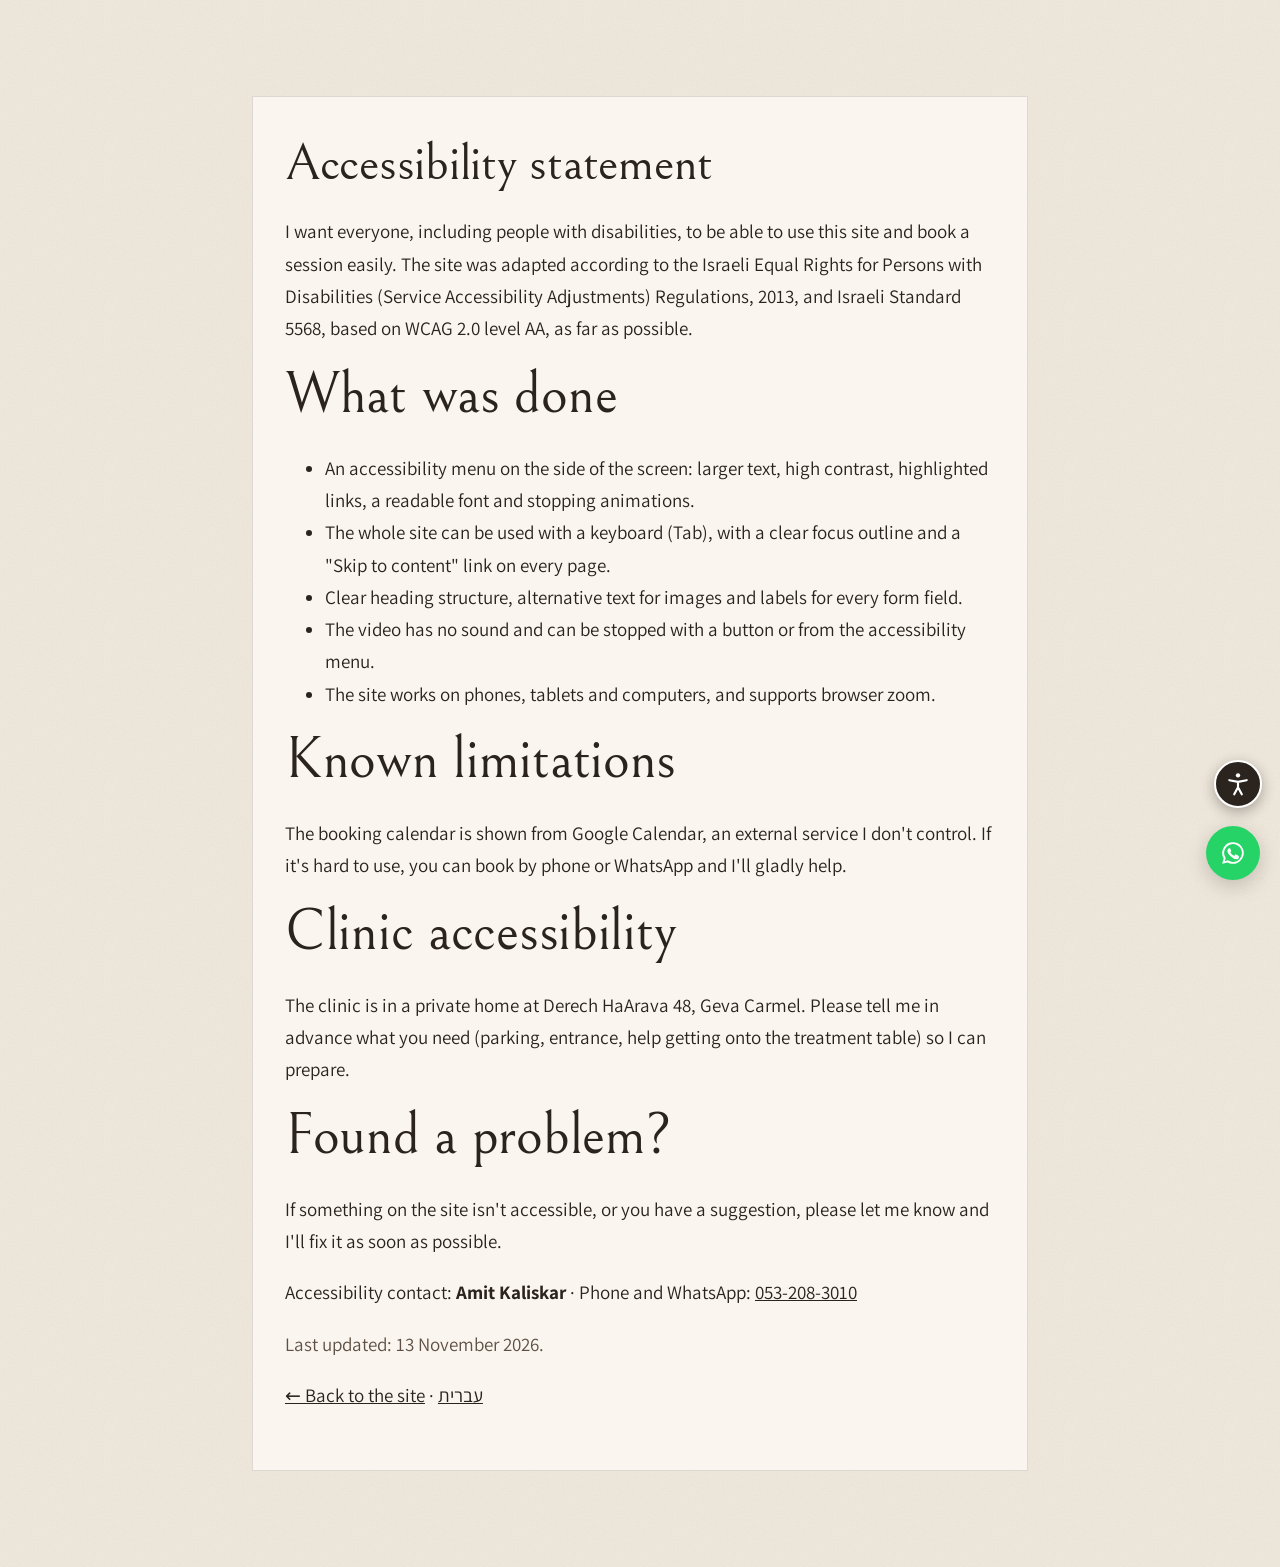
<file: en/accessibility.html>
<!doctype html>
<html lang="en" dir="ltr">
<head>
  <meta charset="utf-8">
  <meta name="viewport" content="width=device-width, initial-scale=1">
  <link rel="icon" href="/favicon.svg" type="image/svg+xml">
  <link rel="canonical" href="https://kaltherapy.github.io/en/accessibility.html">
  <title>Accessibility statement | Amit Kaliskar</title>
  <link href="https://fonts.googleapis.com/css2?family=Assistant:wght@300;400;600;700&family=Bellefair&display=swap" rel="stylesheet">
  <link rel="stylesheet" href="../styles.css?v=1114u">
  <script src="../config.js?v=1114t"></script>
  <script src="../site.js?v=1114t"></script>
  <script src="../a11y.js?v=1114t" defer></script>
</head>
<body>
  <a class="skip-link" href="#main">Skip to content</a>
  <main id="main" tabindex="-1">
    <section>
      <div class="wrap narrow"><div class="card" style="max-width:none">
        <h1>Accessibility statement</h1>
        <p>I want everyone, including people with disabilities, to be able to use this site and book a session easily. The site was adapted according to the Israeli Equal Rights for Persons with Disabilities (Service Accessibility Adjustments) Regulations, 2013, and Israeli Standard 5568, based on WCAG 2.0 level AA, as far as possible.</p>
        <h2>What was done</h2>
        <ul>
          <li>An accessibility menu on the side of the screen: larger text, high contrast, highlighted links, a readable font and stopping animations.</li>
          <li>The whole site can be used with a keyboard (Tab), with a clear focus outline and a "Skip to content" link on every page.</li>
          <li>Clear heading structure, alternative text for images and labels for every form field.</li>
          <li>The video has no sound and can be stopped with a button or from the accessibility menu.</li>
          <li>The site works on phones, tablets and computers, and supports browser zoom.</li>
        </ul>
        <h2>Known limitations</h2>
        <p>The booking calendar is shown from Google Calendar, an external service I don't control. If it's hard to use, you can book by phone or WhatsApp and I'll gladly help.</p>
        <h2>Clinic accessibility</h2>
        <p>The clinic is in a private home at Derech HaArava 48, Geva Carmel. Please tell me in advance what you need (parking, entrance, help getting onto the treatment table) so I can prepare.</p>
        <h2>Found a problem?</h2>
        <p>If something on the site isn't accessible, or you have a suggestion, please let me know and I'll fix it as soon as possible.</p>
        <p>Accessibility contact: <strong data-config="THERAPIST_NAME">Amit Kaliskar</strong> · Phone and WhatsApp: <a dir="ltr" href="tel:+972532083010" data-config="PHONE_DISPLAY">053-208-3010</a></p>
        <p class="muted">Last updated: 13 November 2026.</p>
        <p><a href="./">← Back to the site</a> · <a href="../accessibility.html" lang="he">עברית</a></p>
      </div></div>
    </section>
  </main>
</body>
</html>
</file>
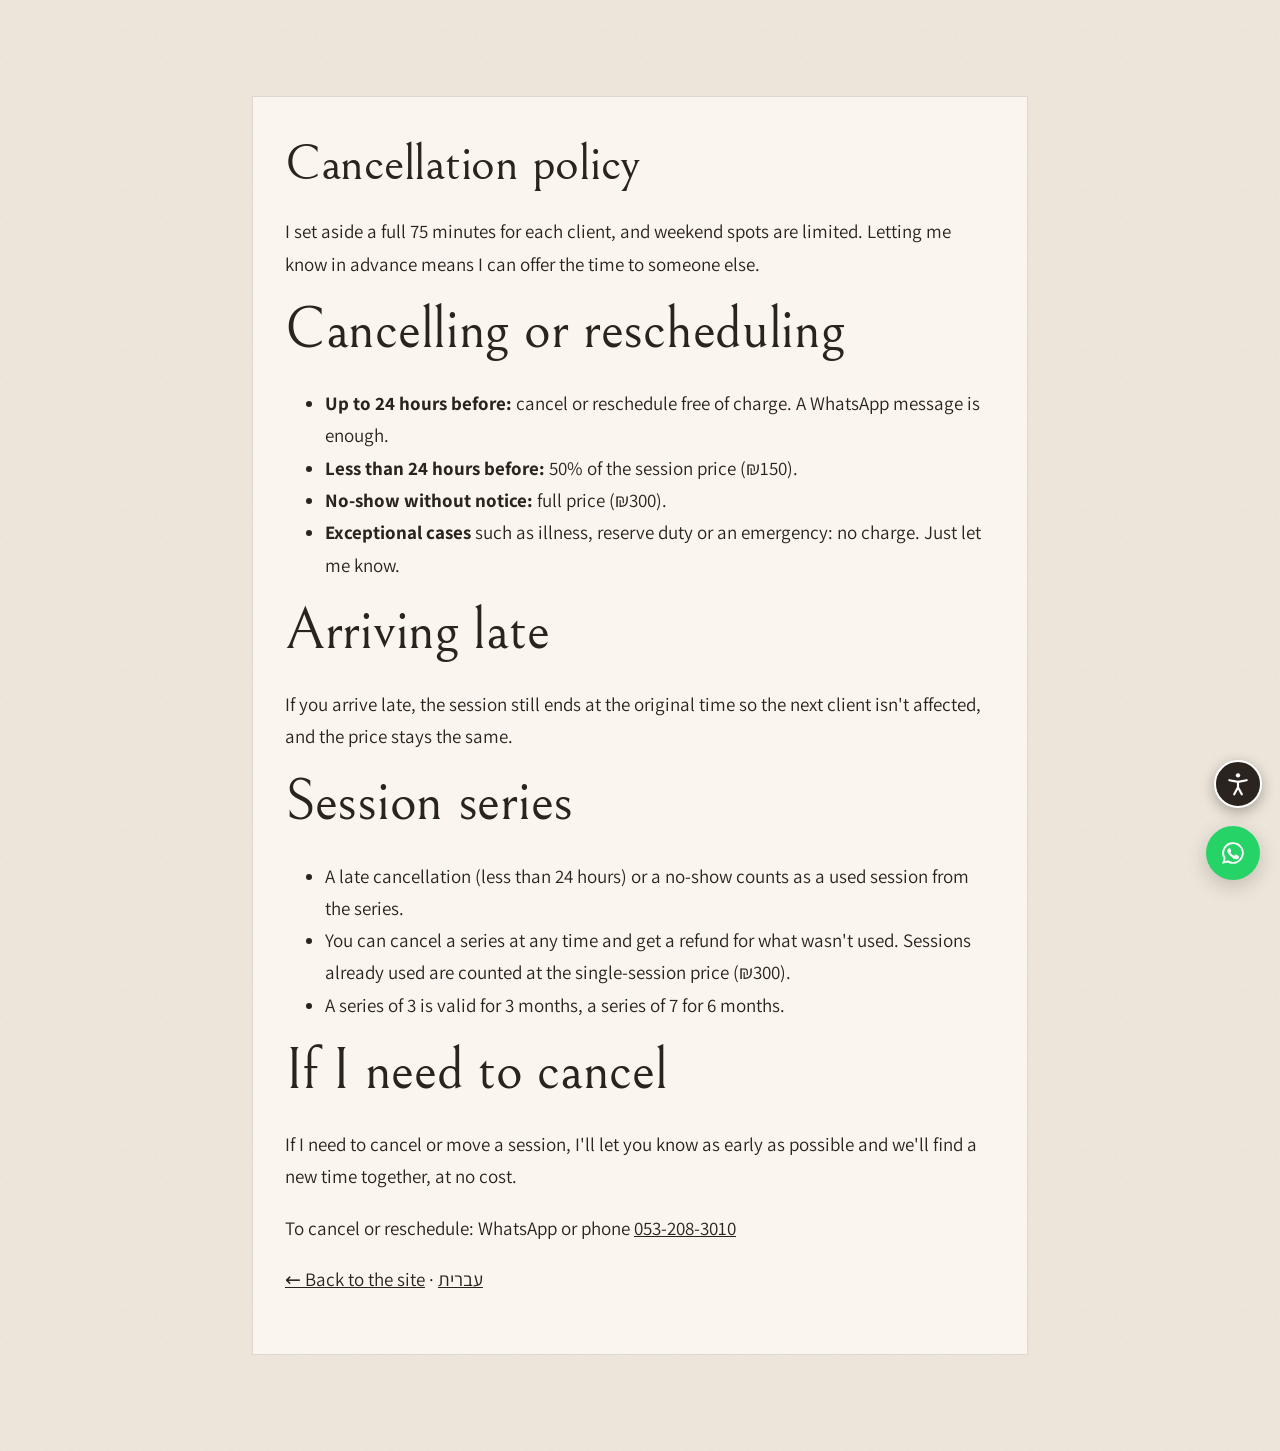
<file: en/cancellation.html>
<!doctype html>
<html lang="en" dir="ltr">
<head>
  <meta charset="utf-8">
  <meta name="viewport" content="width=device-width, initial-scale=1">
  <link rel="icon" href="/favicon.svg" type="image/svg+xml">
  <link rel="canonical" href="https://kaltherapy.github.io/en/cancellation.html">
  <title>Cancellation policy | Amit Kaliskar</title>
  <link href="https://fonts.googleapis.com/css2?family=Assistant:wght@300;400;600;700&family=Bellefair&display=swap" rel="stylesheet">
  <link rel="stylesheet" href="../styles.css?v=1114u">
  <script src="../config.js?v=1114t"></script>
  <script src="../site.js?v=1114t"></script>
  <script src="../a11y.js?v=1114t" defer></script>
</head>
<body>
  <a class="skip-link" href="#main">Skip to content</a>
  <main id="main" tabindex="-1">
    <section>
      <div class="wrap narrow"><div class="card" style="max-width:none">
        <h1>Cancellation policy</h1>
        <p>I set aside a full 75 minutes for each client, and weekend spots are limited. Letting me know in advance means I can offer the time to someone else.</p>
        <h2>Cancelling or rescheduling</h2>
        <ul>
          <li><strong>Up to 24 hours before:</strong> cancel or reschedule free of charge. A WhatsApp message is enough.</li>
          <li><strong>Less than 24 hours before:</strong> 50% of the session price (₪150).</li>
          <li><strong>No-show without notice:</strong> full price (₪300).</li>
          <li><strong>Exceptional cases</strong> such as illness, reserve duty or an emergency: no charge. Just let me know.</li>
        </ul>
        <h2>Arriving late</h2>
        <p>If you arrive late, the session still ends at the original time so the next client isn't affected, and the price stays the same.</p>
        <h2>Session series</h2>
        <ul>
          <li>A late cancellation (less than 24 hours) or a no-show counts as a used session from the series.</li>
          <li>You can cancel a series at any time and get a refund for what wasn't used. Sessions already used are counted at the single-session price (₪300).</li>
          <li>A series of 3 is valid for 3 months, a series of 7 for 6 months.</li>
        </ul>
        <h2>If I need to cancel</h2>
        <p>If I need to cancel or move a session, I'll let you know as early as possible and we'll find a new time together, at no cost.</p>
        <p>To cancel or reschedule: WhatsApp or phone <a dir="ltr" href="tel:+972532083010" data-config="PHONE_DISPLAY">053-208-3010</a></p>
        <p><a href="./">← Back to the site</a> · <a href="../cancellation.html" lang="he">עברית</a></p>
      </div></div>
    </section>
  </main>
</body>
</html>
</file>
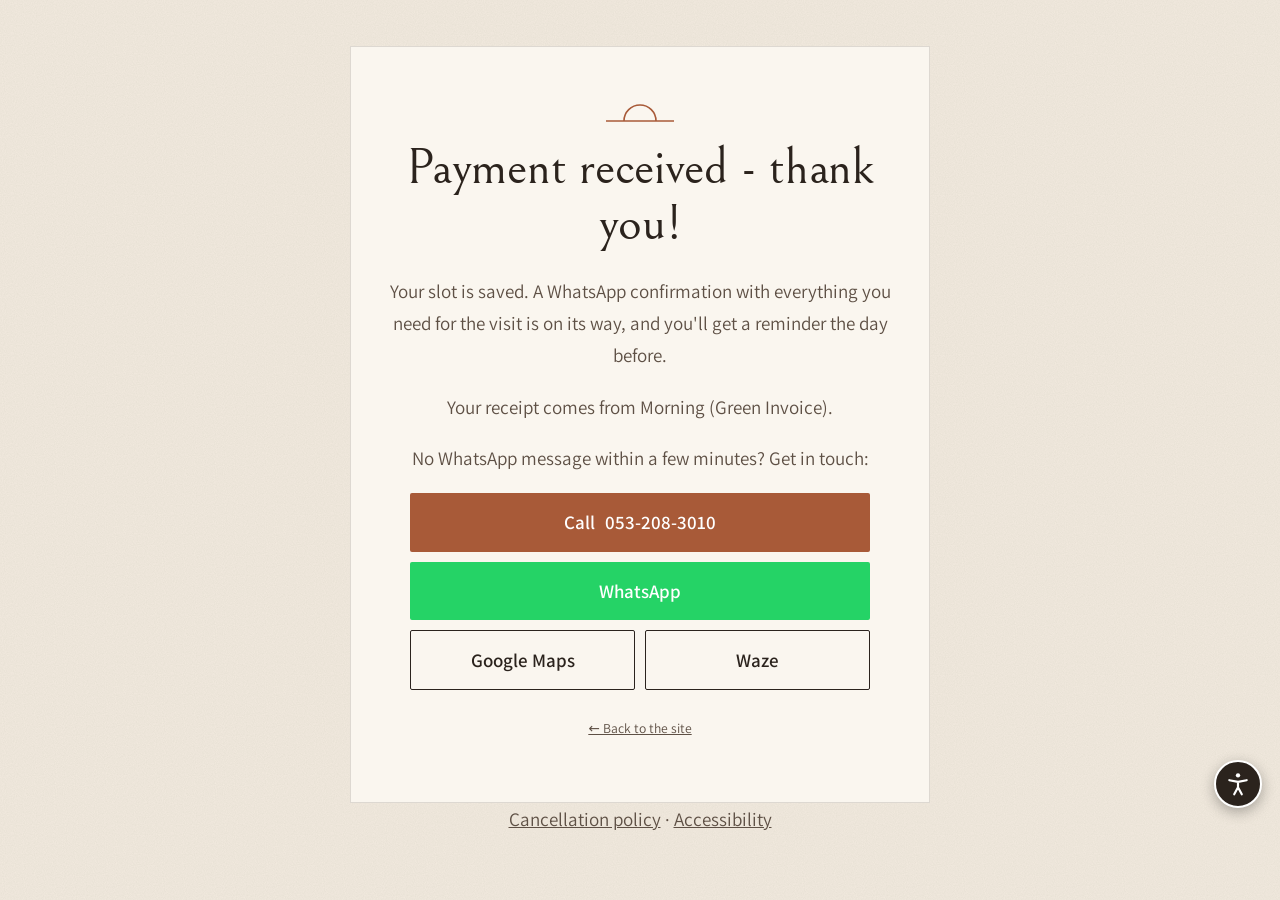
<file: en/paid.html>
<!doctype html>
<html lang="en" dir="ltr" data-root="../">
<head>
  <meta charset="utf-8">
  <meta name="viewport" content="width=device-width, initial-scale=1, viewport-fit=cover">
  <link rel="icon" href="/favicon.svg" type="image/svg+xml">
  <title>Payment received | Amit Kaliskar</title>
  <meta name="robots" content="noindex">
  <link rel="preconnect" href="https://fonts.googleapis.com">
  <link rel="preconnect" href="https://fonts.gstatic.com" crossorigin>
  <link href="https://fonts.googleapis.com/css2?family=Assistant:wght@300;400;600;700&family=Bellefair&display=swap" rel="stylesheet">
  <link rel="stylesheet" href="../styles.css?v=1114u">
  <script src="../config.js?v=1114t"></script>
  <!-- Meta Pixel: added automatically by site.js once META_PIXEL_ID is set in config.js. -->
  <script src="../site.js?v=1114t"></script>
  <script src="../a11y.js?v=1114t" defer></script>
</head>
<body class="no-wa-float">
  <a class="skip-link" href="#main">Skip to content</a>
  <main id="main" tabindex="-1" class="thanks">
    <div class="wrap">
      <div class="card">
        <svg class="horizon-mark" viewBox="0 0 68 40" aria-hidden="true"><path d="M0 34h68" stroke="currentColor" stroke-width="1.6"/><path d="M18 34a16 16 0 0 1 32 0" fill="none" stroke="currentColor" stroke-width="1.6"/></svg>
        <h1 id="title">Payment received - thank you!</h1>
        <p class="muted">Your slot is saved. A WhatsApp confirmation with everything you need for the visit is on its way, and you'll get a reminder the day before.</p>
        <p class="muted">Your receipt comes from Morning (Green Invoice).</p>
        <p class="muted">No WhatsApp message within a few minutes? Get in touch:</p>
        <div class="contact-grid" data-contact></div>

        <p style="margin-top:20px"><a href="./" class="back-link">← Back to the site</a></p>
      </div>
    </div>
    <p class="muted" style="text-align:center"><a href="cancellation.html">Cancellation policy</a> · <a href="accessibility.html">Accessibility</a></p>
  </main>
  <script>try { sessionStorage.removeItem('payUrl'); } catch (e) {} window.track('Purchase', { value: (window.SITE_CONFIG.PRICE || 300), currency: 'ILS' });</script>
</body>
</html>
</file>
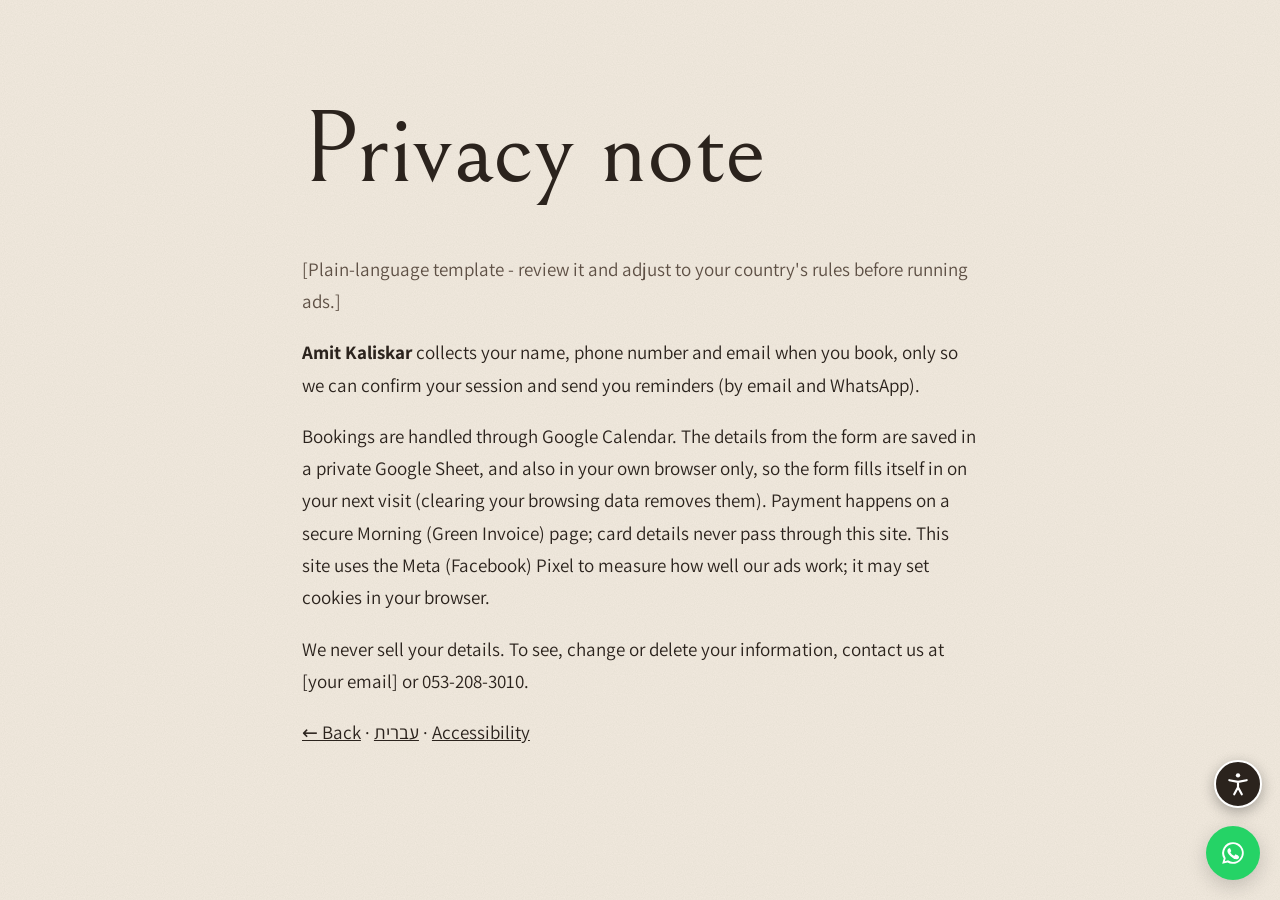
<file: en/privacy.html>
<!doctype html>
<html lang="en" dir="ltr" data-root="../">
<head>
  <meta charset="utf-8">
  <meta name="viewport" content="width=device-width, initial-scale=1">
  <link rel="icon" href="/favicon.svg" type="image/svg+xml">
  <link rel="canonical" href="https://kaltherapy.github.io/en/privacy.html">
  <title>Privacy | Amit Kaliskar</title>
  <link href="https://fonts.googleapis.com/css2?family=Assistant:wght@300;400;600;700&family=Bellefair&display=swap" rel="stylesheet">
  <link rel="stylesheet" href="../styles.css?v=1114u">
  <script src="../config.js?v=1114t"></script>
  <script src="../site.js?v=1114t"></script>
  <script src="../a11y.js?v=1114t" defer></script>
</head>
<body>
  <a class="skip-link" href="#main">Skip to content</a>
  <main id="main" tabindex="-1">
    <section>
      <div class="wrap" style="max-width:720px">
        <h1>Privacy note</h1>
        <p class="muted">[Plain-language template - review it and adjust to your country's rules before running ads.]</p>
        <p><strong><span data-config="THERAPIST_NAME">[Name]</span></strong> collects your name, phone number and email when you book, only so we can confirm your session and send you reminders (by email and WhatsApp).</p>
        <p>Bookings are handled through Google Calendar. The details from the form are saved in a private Google Sheet, and also in your own browser only, so the form fills itself in on your next visit (clearing your browsing data removes them). Payment happens on a secure Morning (Green Invoice) page; card details never pass through this site. This site uses the Meta (Facebook) Pixel to measure how well our ads work; it may set cookies in your browser.</p>
        <p>We never sell your details. To see, change or delete your information, contact us at [your email] or <span data-config="PHONE_DISPLAY">[phone]</span>.</p>
        <p><a href="./">← Back</a> · <a href="../privacy.html" lang="he">עברית</a> · <a href="accessibility.html">Accessibility</a></p>
      </div></div>
    </section>
  </main>
</body>
</html>
</file>
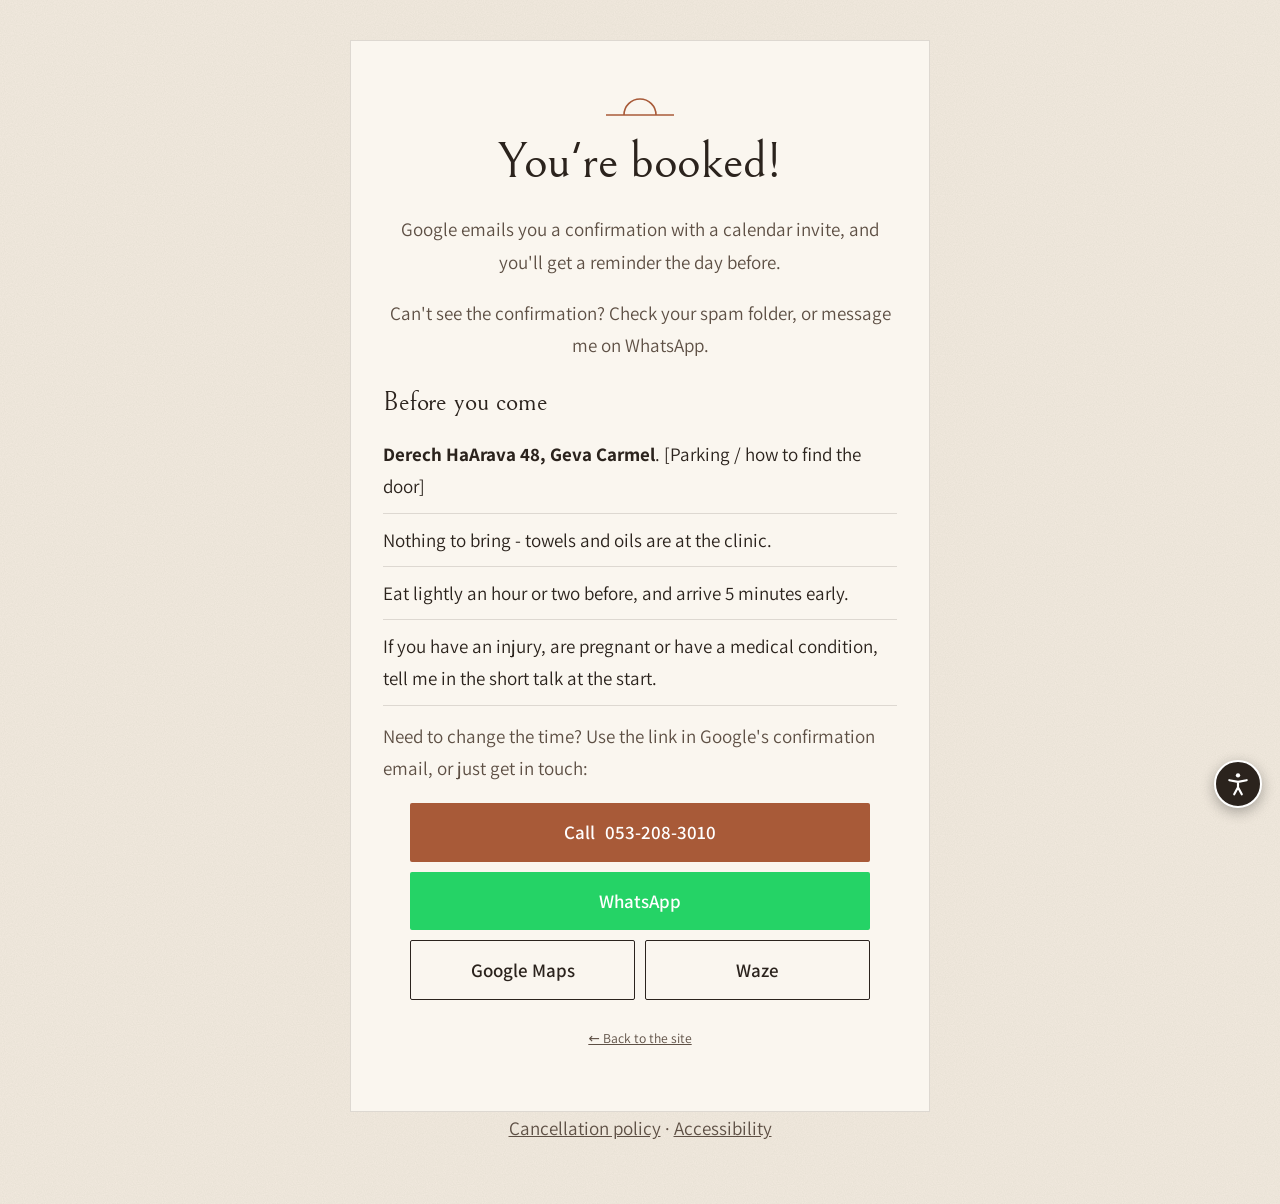
<file: en/thank-you.html>
<!doctype html>
<html lang="en" dir="ltr" data-root="../">
<head>
  <meta charset="utf-8">
  <meta name="viewport" content="width=device-width, initial-scale=1, viewport-fit=cover">
  <link rel="icon" href="/favicon.svg" type="image/svg+xml">
  <title>You're booked | Amit Kaliskar</title>
  <meta name="robots" content="noindex">
  <link rel="preconnect" href="https://fonts.googleapis.com">
  <link rel="preconnect" href="https://fonts.gstatic.com" crossorigin>
  <link href="https://fonts.googleapis.com/css2?family=Assistant:wght@300;400;600;700&family=Bellefair&display=swap" rel="stylesheet">
  <link rel="stylesheet" href="../styles.css?v=1114u">
  <script src="../config.js?v=1114t"></script>
  <!-- Meta Pixel: added automatically by site.js once META_PIXEL_ID is set in config.js. -->
  <script src="../site.js?v=1114t"></script>
  <script src="../a11y.js?v=1114t" defer></script>
</head>
<body class="no-wa-float">
  <a class="skip-link" href="#main">Skip to content</a>
  <main id="main" tabindex="-1" class="thanks">
    <div class="wrap">
      <div class="card">
        <svg class="horizon-mark" viewBox="0 0 68 40" aria-hidden="true"><path d="M0 34h68" stroke="currentColor" stroke-width="1.6"/><path d="M18 34a16 16 0 0 1 32 0" fill="none" stroke="currentColor" stroke-width="1.6"/></svg>
        <h1 id="title">You're booked!</h1>
        <p class="muted">Google emails you a confirmation with a calendar invite, and you'll get a reminder the day before.</p>

        <div class="when" id="when" hidden></div>

        <div class="cal-buttons" id="cal-buttons" hidden>
          <a class="btn" id="gcal" target="_blank" rel="noopener">Add to Google Calendar</a>
          <a class="btn btn-ghost" id="ics" download="massage.ics">Add to Apple / Outlook calendar</a>
        </div>
        <p class="muted" id="no-time" hidden>Can't see the confirmation? Check your spam folder, or message me on WhatsApp.</p>

        <div class="prep">
          <h3>Before you come</h3>
          <ul>
            <li><strong data-config="ADDRESS">Derech HaArava 48, Geva Carmel</strong>. [Parking / how to find the door]</li>
            <li>Nothing to bring - towels and oils are at the clinic.</li>
            <li>Eat lightly an hour or two before, and arrive 5 minutes early.</li>
            <li>If you have an injury, are pregnant or have a medical condition, tell me in the short talk at the start.</li>
          </ul>
          <p class="muted">Need to change the time? Use the link in Google's confirmation email, or just get in touch:</p>
        </div>
        <div class="contact-grid" data-contact></div>

        <p style="margin-top:20px"><a href="./" class="back-link">← Back to the site</a></p>
      </div>
    </div>
    <p class="muted" style="text-align:center"><a href="cancellation.html">Cancellation policy</a> · <a href="accessibility.html">Accessibility</a></p>
  </main>
  <script src="../thanks.js?v=1114t"></script>
</body>
</html>
</file>
<file: styles.css>
/* Shared styles for the Hebrew site (index.html) and English site (en/).
   Brand "בין / Between" (בין עומק לרוך / Between depth and gentleness): horizon line + half sun, Bellefair + Assistant,
   ruled grids instead of cards, numbered sections 01-08. Layout follows the
   approved demo-he.html. All directions are "logical" (start/end), so the
   same CSS works right-to-left and left-to-right. */

:root {
  --sand: #f3ebdf;   /* page background */
  --paper: #faf6ef;  /* light panels */
  --clay: #a85a38;   /* buttons, highlights */
  --clay-d: #8c4529;
  --ink: #2b231d;    /* text, dark sections */
  --ink-2: #5e5045;  /* secondary text */
  --sun: #d9a66b;    /* highlights on dark */
  --sea: #7e9692;    /* small tags */
  --line: rgba(43, 35, 29, 0.14);
  --serif: "Bellefair", "Frank Ruhl Libre", Georgia, serif;
  --sans: "Assistant", system-ui, -apple-system, "Segoe UI", sans-serif;
}

* { box-sizing: border-box; }
[hidden] { display: none !important; }
html { scroll-behavior: smooth; }
body {
  margin: 0;
  background: var(--sand);
  color: var(--ink);
  font-family: var(--sans);
  font-size: 19px;
  line-height: 1.7;
  font-weight: 400;
  -webkit-font-smoothing: antialiased;
  /* subtle paper grain */
  background-image: url("data:image/svg+xml,%3Csvg xmlns='http://www.w3.org/2000/svg' width='160' height='160'%3E%3Cfilter id='n'%3E%3CfeTurbulence type='fractalNoise' baseFrequency='.9' numOctaves='2' stitchTiles='stitch'/%3E%3CfeColorMatrix values='0 0 0 0 0 0 0 0 0 0 0 0 0 0 0 0 0 0 .05 0'/%3E%3C/filter%3E%3Crect width='100%25' height='100%25' filter='url(%23n)'/%3E%3C/svg%3E");
}
img, video { max-width: 100%; display: block; }
h1, h2, h3 { font-family: var(--serif); font-weight: 400; line-height: 1.08; margin: 0 0 0.45em; letter-spacing: -0.005em; }
h1 { font-size: clamp(3rem, 9vw, 6.4rem); }
h2 { font-size: clamp(2.2rem, 5vw, 3.6rem); }
h3 { font-size: 1.65rem; }
p { margin: 0 0 1em; }
a { color: inherit; }
.wrap { max-width: 1180px; margin: 0 auto; padding: 0 22px; }
.narrow { max-width: 820px; }
.center { text-align: center; }
section { padding: 96px 0; }
section.tight { padding-top: 0; }
.muted { color: var(--ink-2); }

/* ---------- Section label: number + rule ---------- */
.label { display: flex; align-items: center; gap: 14px; font-size: 0.82rem; letter-spacing: 0.14em; color: var(--clay); font-weight: 600; margin-bottom: 18px; }
.label .num { font-family: var(--serif); font-size: 1.25rem; letter-spacing: 0; color: var(--ink); }
.label::after { content: ""; flex: 1; max-width: 120px; height: 1px; background: var(--line); }

/* ---------- Horizon mark ---------- */
.horizon-mark { display: block; width: 68px; height: 40px; margin: 0 0 30px; color: var(--clay); }

/* ---------- Buttons ---------- */
.btn {
  display: inline-flex; align-items: center; justify-content: center; gap: 10px;
  background: var(--clay); color: #fff; padding: 16px 30px; border-radius: 2px;
  font: inherit; font-weight: 600; text-decoration: none; border: 0; cursor: pointer;
  transition: background 0.2s;
}
.btn:hover { background: var(--clay-d); }
.btn .arr { transition: transform 0.2s; }
[dir="rtl"] .btn:hover .arr { transform: translateX(-4px); }
[dir="ltr"] .btn:hover .arr { transform: translateX(4px); }
.btn.line, .btn-ghost { background: transparent; color: inherit; border: 1px solid currentColor; }
.btn.line:hover, .btn-ghost:hover { background: rgba(168, 90, 56, 0.08); }
.btn-wa { background: #25d366; }
.btn-wa:hover { background: #1da851; }
.next { font-size: 0.92rem; display: inline-flex; align-items: center; gap: 8px; opacity: 0.92; }
.next i { width: 7px; height: 7px; border-radius: 50%; background: #8fd19e; }

/* ---------- Header bar ---------- */
.bar { position: absolute; top: 0; left: 0; right: 0; z-index: 5; color: #fff; }
.bar .wrap { display: flex; align-items: center; justify-content: space-between; padding-top: 22px; }
.brand { display: flex; align-items: center; gap: 12px; font-family: var(--serif); font-size: 1.45rem; text-decoration: none; }
.brand svg { width: 34px; height: 20px; }
.bar nav { display: flex; gap: 26px; font-size: 0.95rem; }
.bar nav a { text-decoration: none; opacity: 0.9; }
.bar nav a:hover { opacity: 1; text-decoration: underline; text-underline-offset: 6px; }

/* ---------- Hero ---------- */
.hero { position: relative; min-height: 100vh; min-height: 100svh; display: flex; align-items: flex-end; color: #fff; padding: 0; background: #2b231d; overflow: hidden; }
.hero-media { position: absolute; inset: 0; }
.hero-media picture, .hero-media img, .hero-media video { position: absolute; inset: 0; width: 100%; height: 100%; object-fit: cover; }
.hero::after { content: ""; position: absolute; inset: 0; background: linear-gradient(to top, rgba(28, 20, 15, 0.88) 12%, rgba(28, 20, 15, 0.25) 60%, rgba(28, 20, 15, 0.35)); }
.hero .wrap { position: relative; z-index: 1; padding-bottom: 64px; width: 100%; }
.hero .kicker { font-size: 0.85rem; letter-spacing: 0.16em; color: var(--sun); font-weight: 600; margin-bottom: 14px; }
.hero h1 { margin-bottom: 0.25em; }
.hero .lead { max-width: 560px; font-size: 1.2rem; font-weight: 300; opacity: 0.95; }
.facts { display: flex; flex-wrap: wrap; margin: 26px 0 30px; border-top: 1px solid rgba(255, 255, 255, 0.28); border-bottom: 1px solid rgba(255, 255, 255, 0.28); max-width: 720px; }
.facts div { padding: 12px 18px; font-size: 0.95rem; border-inline-start: 1px solid rgba(255, 255, 255, 0.2); }
.facts div:first-child { border-inline-start: 0; padding-inline-start: 0; }
.facts b { display: block; font-family: var(--serif); font-weight: 400; font-size: 1.35rem; line-height: 1.2; }
.hero .cta { display: flex; flex-wrap: wrap; align-items: center; gap: 18px; }

/* ---------- Proof strip (real WhatsApp quote) ---------- */
.proof { background: var(--paper); padding: 56px 0; border-bottom: 1px solid var(--line); }
.proof .wrap { display: grid; grid-template-columns: 1fr auto; gap: 30px; align-items: center; }
.proof q { font-family: var(--serif); font-size: clamp(1.6rem, 3.4vw, 2.4rem); line-height: 1.25; }
[lang="he"] .proof q { quotes: "״" "״"; }
.proof small { display: block; margin-top: 10px; color: var(--ink-2); font-size: 0.9rem; }
.wa-chip { display: inline-flex; align-items: center; gap: 8px; background: #e7f6ea; color: #1f6b35; border-radius: 999px; padding: 6px 14px; font-size: 0.85rem; white-space: nowrap; }

/* ---------- 01 Pain ---------- */
.pain { display: grid; grid-template-columns: repeat(2, 1fr); margin-top: 30px; border-top: 1px solid var(--line); }
.pain p { margin: 0; padding: 22px 0; border-bottom: 1px solid var(--line); font-size: 1.12rem; }
.pain p:nth-child(odd) { border-inline-end: 1px solid var(--line); padding-inline-end: 24px; }
.pain p:nth-child(even) { padding-inline-start: 24px; }
.turn { font-family: var(--serif); font-size: clamp(1.5rem, 3vw, 2.1rem); line-height: 1.3; max-width: 820px; margin-top: 40px; }

/* ---------- Header "book" button ---------- */
.bar nav a.btn.sm { opacity: 1; padding: 10px 20px; font-size: 0.92rem; }
.bar nav a.btn.sm:hover { text-decoration: none; }

/* ---------- 03 Focus menu ---------- */
.focus { display: grid; grid-template-columns: repeat(3, 1fr); gap: 28px; margin-top: 34px; }
.focus article { display: flex; flex-direction: column; }
.focus img { width: 100%; aspect-ratio: 4 / 3; object-fit: cover; border-radius: 2px; margin-bottom: 18px; }
.focus h3 { margin-bottom: 6px; }
.focus .meta { font-size: 0.9rem; color: var(--clay); font-weight: 600; letter-spacing: 0.04em; margin: auto 0 0; padding-top: 14px; border-top: 1px solid var(--line); display: flex; justify-content: space-between; align-items: center; }
.focus .meta a { color: var(--ink); text-decoration: none; border-bottom: 1px solid var(--clay); }
.focus-pick { font-size: 0.95rem; margin: 14px 0 0; }
.focus-pick a { color: var(--clay); }

/* ---------- Prices: routine strip ---------- */
.routine { display: grid; grid-template-columns: repeat(3, 1fr); margin: 26px 0 8px; max-width: 880px; border-top: 1px solid var(--line); }
.routine div { padding: 16px 0; font-size: 0.98rem; line-height: 1.5; }
.routine div + div { border-inline-start: 1px solid var(--line); padding-inline-start: 18px; }
.routine b { display: block; font-family: var(--serif); font-weight: 400; font-size: 1.5rem; color: var(--clay); }

/* ---------- 02 Between medicine and spa ---------- */
.between { display: grid; grid-template-columns: 1fr 1fr 1fr; margin-top: 34px; border-top: 1px solid var(--line); }
.between > div { padding: 30px 28px 10px; border-inline-start: 1px solid var(--line); }
.between > div:first-child { border-inline-start: 0; padding-inline-start: 0; }
.between .tag { font-size: 0.8rem; letter-spacing: 0.14em; color: var(--sea); font-weight: 700; margin-bottom: 8px; }

/* ---------- 03 Session: arched video + steps ---------- */
.session { background: var(--paper); }
.see { display: grid; grid-template-columns: 360px 1fr; gap: 64px; align-items: center; }
.vid { position: relative; }
.vid video { aspect-ratio: 9 / 16; object-fit: cover; width: 100%; background: #000; border-radius: 200px 200px 4px 4px; }
.video-toggle {
  position: absolute; bottom: 14px; inset-inline-start: 14px;
  width: 44px; height: 44px; border-radius: 50%; border: 0; cursor: pointer;
  background: rgba(28, 20, 15, 0.55); color: #fff; line-height: 0;
  display: inline-flex; align-items: center; justify-content: center;
  -webkit-backdrop-filter: blur(4px); backdrop-filter: blur(4px);
}
.video-toggle:hover, .video-toggle:focus-visible { background: rgba(28, 20, 15, 0.8); }
.video-toggle:focus-visible { outline: 2px solid #fff; outline-offset: 2px; }
.steps { margin-top: 10px; }
.step { display: grid; grid-template-columns: 96px 1fr; gap: 22px; align-items: center; padding: 20px 0; border-bottom: 1px solid var(--line); }
.step:last-child { border-bottom: 0; }
.step .thumb img { width: 96px; height: 96px; object-fit: cover; border-radius: 50%; }
.step h3 { margin: 0 0 4px; font-size: 1.45rem; }
.step h3 span { color: var(--clay); font-size: 1rem; margin-inline-end: 8px; }
.step p { margin: 0; }

/* ---------- 04 About ---------- */
.about { display: grid; grid-template-columns: 1fr 1.15fr; gap: 72px; align-items: center; }
.about figure { margin: 0; position: relative; }
.about figure img { width: 100%; aspect-ratio: 4 / 5; object-fit: cover; border-radius: 4px; }
.about figcaption { position: absolute; bottom: -18px; inset-inline-start: 24px; background: var(--clay); color: #fff; padding: 10px 18px; font-family: var(--serif); font-size: 1.15rem; }
.creds { display: grid; grid-template-columns: repeat(3, 1fr); margin: 26px 0 30px; border-top: 1px solid var(--line); border-bottom: 1px solid var(--line); }
.creds div { padding: 16px 0; font-size: 0.95rem; line-height: 1.4; }
.creds div + div { border-inline-start: 1px solid var(--line); padding-inline-start: 16px; }
.creds b { display: block; font-family: var(--serif); font-weight: 400; font-size: 1.5rem; color: var(--ink); }

/* ---------- Dark sections: 05 testimonials + footer ---------- */
.dark { background: var(--ink); color: var(--sand); }
.dark .label { color: var(--sun); }
.dark .label .num { color: var(--sand); }
.dark .label::after { background: rgba(255, 255, 255, 0.2); }
.testis { display: grid; grid-template-columns: 1.3fr 1fr 1fr; gap: 22px; margin-top: 30px; }
.t { border-top: 1px solid rgba(255, 255, 255, 0.25); padding-top: 22px; }
.t p { font-family: var(--serif); font-size: 1.6rem; line-height: 1.3; }
.t span { opacity: 0.65; font-size: 0.9rem; }
.t.ph { opacity: 0.4; }
.t video { width: 100%; aspect-ratio: 9 / 16; object-fit: cover; border-radius: 4px; margin-bottom: 14px; background: #000; }

/* ---------- 06 Prices ---------- */
.prices { display: grid; grid-template-columns: repeat(3, 1fr); margin-top: 22px; border: 1px solid var(--line); background: var(--paper); }
.intro-offer { display: flex; flex-wrap: wrap; gap: 18px 30px; align-items: center; justify-content: space-between; margin-top: 30px; padding: 24px 30px; background: var(--ink); color: var(--sand); }
.intro-offer h3 { margin: 4px 0; }
.intro-offer h3 small { display: inline-block; white-space: nowrap; font-family: var(--sans); font-size: 1rem; opacity: 0.65; text-decoration: line-through; margin-inline-start: 8px; }
.intro-offer .muted { color: #cdbfaf; margin: 0; }
.intro-offer .ribbon { display: inline-block; font-size: 0.78rem; letter-spacing: 0.12em; font-weight: 700; color: var(--sun); }
.price { padding: 36px; }
.price + .price { border-inline-start: 1px solid var(--line); background: #fff; }
.price .amt { font-family: var(--serif); font-size: 3.4rem; line-height: 1; margin: 10px 0 14px; }
.price .amt small { display: inline-block; white-space: nowrap; font-size: 1.1rem; color: var(--ink-2); margin-inline-start: 6px; }
.price ul { list-style: none; padding: 0; margin: 0 0 24px; }
.price li { padding: 8px 0; border-bottom: 1px solid var(--line); font-size: 1rem; }
.price .ribbon { display: inline-block; font-size: 0.78rem; letter-spacing: 0.12em; font-weight: 700; color: var(--clay); margin-bottom: 6px; }

/* ---------- 07 FAQ (+ / − toggles) ---------- */
.faq { max-width: 820px; }
details { border-bottom: 1px solid var(--line); padding: 20px 0; }
summary { cursor: pointer; font-family: var(--serif); font-size: 1.4rem; list-style: none; display: flex; justify-content: space-between; gap: 20px; }
summary::-webkit-details-marker { display: none; }
summary::after { content: "+"; color: var(--clay); font-family: var(--sans); font-weight: 300; font-size: 1.6rem; line-height: 1; }
details[open] summary::after { content: "\2212"; }
details p, details ul { margin: 12px 0 0; color: var(--ink-2); }
details ul { padding-inline-start: 20px; }
details li { margin-bottom: 4px; }
details a { color: var(--clay); }

/* ---------- 09 Booking: reassurance list + form → Google appointment schedule ---------- */
.bookwrap { display: grid; grid-template-columns: 1fr 1fr; gap: 64px; align-items: start; }
.bookwrap.booking { grid-template-columns: 1fr; gap: 36px; }
.assure { list-style: none; padding: 0; margin: 22px 0 0; }
.assure li { padding: 12px 0; border-bottom: 1px solid var(--line); display: flex; gap: 12px; }
.assure li::before { content: ""; flex: none; width: 18px; height: 1px; background: var(--clay); margin-top: 14px; }
.book { background: var(--paper); border: 1px solid var(--line); padding: 36px; }
.book h3 { margin-bottom: 4px; }
.progress { display: flex; gap: 6px; margin-bottom: 20px; }
.progress i { flex: 1; height: 2px; background: var(--line); }
.progress i.on { background: var(--clay); }
label { display: block; font-size: 0.9rem; margin: 16px 0 6px; color: var(--ink-2); }
input { width: 100%; padding: 14px 0; border: 0; border-bottom: 1px solid var(--ink); background: transparent; color: var(--ink); font: inherit; border-radius: 0; }
input:focus { outline: none; border-bottom-color: var(--clay); }
[dir="rtl"] input[type="tel"], [dir="rtl"] input[type="email"] { direction: ltr; text-align: right; }
.book .btn { width: 100%; margin-top: 26px; }
.error { color: #a1412f; font-size: 0.85rem; margin-top: 10px; min-height: 1.2em; }
.consent { font-size: 0.8rem; color: var(--ink-2); margin: 14px 0 0; }
#booking-step { display: none; }
#booking-step.on { display: block; }
#booking-embed { margin-top: 10px; background: #fff; border: 1px solid var(--line); }
#booking-embed iframe { display: block; width: 100%; height: 600px; border: 0; }
.booking-note { margin: 12px 0 0; padding: 10px 14px; background: var(--sand); border-inline-start: 2px solid var(--clay); font-size: 0.95rem; }
.booking-links { margin: 14px 0 0; font-size: 0.92rem; }
.booking-links a { color: var(--clay); font-weight: 600; }
.back-link { background: none; border: 0; color: var(--ink-2); font: inherit; font-size: 0.85rem; text-decoration: underline; cursor: pointer; padding: 0; margin-bottom: 12px; }
.talk-first { margin-top: 30px; }
.talk-first p { margin: 0 0 6px; }
.contact-line .contact-link { color: var(--clay); font-weight: 600; }

/* Contact buttons (built by site.js from config.js) */
.contact-grid { display: grid; gap: 10px; grid-template-columns: 1fr 1fr; max-width: 460px; }
.contact-grid .btn { padding: 13px 12px; }
.contact-grid .btn:nth-child(-n+2) { grid-column: 1 / -1; }
.contact-link { text-decoration: none; white-space: nowrap; }
.contact-link:hover { text-decoration: underline; }

/* ---------- Footer ---------- */
footer { padding: 56px 0 100px; font-size: 0.95rem; }
footer .wrap { display: flex; flex-wrap: wrap; gap: 16px 40px; justify-content: space-between; align-items: center; }
footer p { margin: 0; }
footer .brand svg { color: var(--sun); }

/* ---------- Floating WhatsApp + sticky mobile bar ---------- */
.wa-float {
  position: fixed; bottom: 20px; inset-inline-end: 20px; z-index: 20;
  background: #25d366; color: #fff; border-radius: 999px; padding: 12px 18px;
  text-decoration: none; font-weight: 600; box-shadow: 0 6px 20px rgba(0, 0, 0, 0.18);
}
.sticky { display: none; }

/* ---------- Placeholders (until real media is added) ---------- */
.placeholder {
  background: repeating-linear-gradient(45deg, #ece2d6, #ece2d6 12px, #e4d8ca 12px, #e4d8ca 24px);
  color: var(--ink-2); display: flex; align-items: center; justify-content: center; text-align: center;
  padding: 16px; font-size: 0.9rem; min-height: 120px; aspect-ratio: 4 / 5;
}
.hero-media .placeholder { height: 100%; aspect-ratio: auto; }

/* ---------- Per-photo framing ---------- */
/* Keep Amit's face and the client in view in this photo's round crop */
img[src$="massage-103.jpg"] { object-position: 50% 30%; }

/* ---------- Thank-you + privacy pages ---------- */
.thanks { min-height: 100vh; display: flex; flex-direction: column; justify-content: center; padding: 40px 0; }
.thanks > .wrap { width: 100%; }
.card { background: var(--paper); border: 1px solid var(--line); padding: 40px 32px; max-width: 580px; margin: 0 auto; }
.thanks .card { text-align: center; }
.thanks h1, .card h1 { font-size: clamp(2.2rem, 6vw, 3.2rem); }
.thanks .horizon-mark { margin: 0 auto 14px; }
.when { border-top: 1px solid var(--line); border-bottom: 1px solid var(--line); padding: 14px 0; margin: 18px 0; font-family: var(--serif); font-size: 1.5rem; }
.cal-buttons { display: grid; gap: 10px; margin: 18px 0; }
.prep { text-align: start; margin-top: 26px; }
.prep ul { list-style: none; padding: 0; margin: 0 0 14px; }
.prep li { padding: 10px 0; border-bottom: 1px solid var(--line); }
.thanks .contact-grid { margin: 14px auto 0; }

/* ---------- Responsive ---------- */
@media (max-width: 900px) {
  .see { grid-template-columns: 1fr; gap: 40px; }
  .vid { max-width: 340px; width: 100%; margin: 0 auto; }
  .about { grid-template-columns: 1fr; gap: 56px; }
  .bookwrap { grid-template-columns: 1fr; gap: 36px; }
}
@media (max-width: 860px) {
  .between { grid-template-columns: 1fr; }
  .between > div { border-inline-start: 0; padding-inline: 0; border-bottom: 1px solid var(--line); padding-bottom: 24px; }
  .testis { grid-template-columns: 1fr; }
  .focus { grid-template-columns: 1fr; }
}
@media (max-width: 760px) {
  body { font-size: 18px; }
  section { padding: 72px 0; }
  .bar nav { display: none; }
  .hero .wrap { padding-bottom: 96px; }
  .facts div { padding: 10px 12px; flex: 1 1 45%; }
  .facts div:nth-child(3) { border-inline-start: 0; padding-inline-start: 0; }
  .proof .wrap { grid-template-columns: 1fr; }
  .pain { grid-template-columns: 1fr; }
  .pain p, .pain p:nth-child(odd), .pain p:nth-child(even) { border-inline-end: 0; padding-inline: 0; }
  .prices { grid-template-columns: 1fr; }
  .price + .price { border-inline-start: 0; border-top: 1px solid var(--line); }
  .intro-offer { padding: 24px 22px; }
  .intro-offer .btn { width: 100%; }
  .routine { grid-template-columns: 1fr; }
  .routine div + div { border-inline-start: 0; padding-inline-start: 0; border-top: 1px solid var(--line); }
  .creds { grid-template-columns: 1fr; }
  .creds div + div { border-inline-start: 0; padding-inline-start: 0; border-top: 1px solid var(--line); }
  .book { padding: 28px 22px; }
  #booking-embed { margin-inline: -22px; }
  #booking-embed iframe { height: 640px; }
  .sticky {
    display: flex; position: fixed; bottom: 0; left: 0; right: 0; z-index: 25;
    background: var(--paper); border-top: 1px solid var(--line); padding: 10px 14px; gap: 10px;
    transition: transform 0.25s;
  }
  .sticky.hide { transform: translateY(110%); }
  .sticky .btn { flex: 1; padding: 13px; }
  .sticky .wa { background: #25d366; color: #fff; padding: 13px 16px; text-decoration: none; border-radius: 2px; font-weight: 600; }
  .has-sticky .wa-float { display: none; }
}

/* Hero tagline: "between" / "depth" heavy and grounded / "softness" light and airy */
.tagline span { display: block; }
.tagline .t-bein { display: flex; align-items: center; gap: 0.6em; font-family: var(--sans); font-weight: 300; font-size: 0.26em; letter-spacing: 0.42em; color: var(--sun); margin-bottom: 0.5em; }
.tagline .t-bein::after { content: ""; flex: 0 0 3.2em; height: 1px; background: currentColor; opacity: 0.7; }
.tagline .t-deep { font-family: "Frank Ruhl Libre", var(--serif); font-weight: 900; font-size: 1.12em; line-height: 0.92; color: #fff; text-shadow: 0 0.05em 0.2em rgba(0, 0, 0, 0.45); }
.tagline .t-soft { font-family: "Frank Ruhl Libre", var(--serif); font-weight: 300; line-height: 1.05; letter-spacing: 0.05em; color: #F3EBDF; text-shadow: 0 0 0.45em rgba(217, 166, 107, 0.45); margin-inline-start: 1.4em; }
.tagline .t-deep, .tagline .t-soft { animation: tg-sink 1.2s ease-out; }
.tagline .t-deep { animation-name: tg-sink; }
.tagline .t-soft { animation-name: tg-float; animation-duration: 2s; }
@keyframes tg-sink { from { transform: translateY(-0.12em); } }
@keyframes tg-float { from { transform: translateY(0.1em); letter-spacing: 0.12em; } }
@media (prefers-reduced-motion: reduce) { .tagline span { animation: none !important; } }

/* ---------- Accessibility ---------- */
.skip-link { position: absolute; inset-inline-start: 12px; top: -60px; z-index: 10000; background: var(--ink); color: #fff; padding: 10px 16px; border-radius: 6px; text-decoration: none; }
.skip-link:focus { top: 12px; }
a:focus-visible, button:focus-visible, summary:focus-visible, input:focus-visible, select:focus-visible, textarea:focus-visible, [tabindex]:focus-visible { outline: 3px solid var(--clay); outline-offset: 3px; }
input:focus-visible { outline: 3px solid var(--clay); }

.a11y-btn { position: fixed; inset-inline-end: 18px; bottom: 92px; z-index: 9000; width: 48px; height: 48px; border: 2px solid #fff; border-radius: 50%; background: var(--ink); color: #fff; cursor: pointer; display: grid; place-items: center; box-shadow: 0 4px 14px rgba(0, 0, 0, 0.3); }
.has-sticky .a11y-btn { bottom: 92px; }
@media (max-width: 760px) { .has-sticky .a11y-btn { bottom: 96px; } }
.a11y-btn:hover { background: var(--clay); }
.a11y-panel { position: fixed; bottom: 150px; inset-inline-end: 18px; z-index: 9001; width: min(300px, calc(100vw - 72px)); background: #fff; color: #1b1612; border-radius: 12px; padding: 14px; box-shadow: 0 12px 40px rgba(0, 0, 0, 0.3); display: grid; gap: 8px; font-family: var(--sans); font-size: 16px; }
.a11y-panel[hidden] { display: none; }
.a11y-head { display: flex; justify-content: space-between; align-items: center; font-size: 1.1rem; }
.a11y-x { border: 0; background: none; font-size: 1.6rem; line-height: 1; cursor: pointer; color: inherit; padding: 2px 8px; }
.a11y-row { display: grid; grid-template-columns: 1fr 1fr; gap: 8px; }
.a11y-panel button:not(.a11y-x) { border: 1px solid #cdbfaf; background: #faf6ef; color: #1b1612; border-radius: 8px; padding: 10px 12px; font: inherit; text-align: start; cursor: pointer; }
.a11y-panel button[aria-pressed="true"] { background: var(--ink); color: #fff; border-color: var(--ink); }
.a11y-panel .a11y-reset { text-align: center; }
.a11y-panel a { color: var(--clay-d); text-align: center; padding-top: 4px; }

html.a11y-contrast body, html.a11y-contrast section, html.a11y-contrast .card, html.a11y-contrast .price, html.a11y-contrast footer { background: #000 !important; color: #fff !important; }
html.a11y-contrast * { color: #fff !important; border-color: #fff !important; text-shadow: none !important; }
html.a11y-contrast a { color: #ffe066 !important; }
html.a11y-contrast .btn { background: #ffe066 !important; color: #000 !important; }
html.a11y-contrast .hero::after { background: rgba(0, 0, 0, 0.75) !important; }
html.a11y-contrast .a11y-panel, html.a11y-contrast .a11y-panel * { background: #fff !important; color: #000 !important; border-color: #000 !important; }
html.a11y-contrast .a11y-panel button[aria-pressed="true"] { background: #000 !important; color: #fff !important; }
html.a11y-links a { text-decoration: underline !important; text-underline-offset: 3px; outline: 2px dashed currentColor; outline-offset: 2px; }
html.a11y-font, html.a11y-font * { font-family: Arial, "Assistant", sans-serif !important; letter-spacing: 0.01em !important; }
html.a11y-still *, html.a11y-still *::before, html.a11y-still *::after { animation: none !important; transition: none !important; scroll-behavior: auto !important; }
@media (prefers-reduced-motion: reduce) { html { scroll-behavior: auto; } }
@media print { .a11y-btn, .a11y-panel, .skip-link { display: none !important; } }

/* Section order 2026-11-14: smaller section 01, then session, focus, approach */
#pain.compact { padding: 56px 0 40px; }
#pain.compact h2 { font-size: clamp(1.7rem, 3.4vw, 2.4rem); }
#pain.compact .pain { margin-top: 18px; }
#pain.compact .pain p { padding: 13px 0; font-size: 1rem; }
#pain.compact .turn { font-size: clamp(1.15rem, 2.2vw, 1.45rem); margin-top: 24px; }
#between.tight { padding-top: 96px; }
#focus.tight { padding-top: 88px; }
@media (max-width: 760px) { #pain.compact { padding: 44px 0 32px; } #between.tight, #focus.tight { padding-top: 64px; } }

/* English tagline: long last word fits on phones */
html[lang="en"] .tagline .t-soft { font-size: 0.82em; margin-inline-start: 0.8em; }
@media (max-width: 760px) { html[lang="en"] .tagline .t-soft { font-size: 0.7em; margin-inline-start: 0.4em; } }

/* ---------- Site review 14.11: buttons on phones, Hebrew letter-spacing, first-session price ---------- */
html[lang="he"] .tagline .t-bein { letter-spacing: 0.06em; }
html[lang="he"] .label, html[lang="he"] .hero .kicker, html[lang="he"] .between .tag, html[lang="he"] .price .ribbon { letter-spacing: 0.03em; }
.wa-float { padding: 0; width: 54px; height: 54px; display: grid; place-items: center; }
.a11y-open { display: none; }
.price.first { background: #fff; box-shadow: inset 0 0 0 2px var(--clay); }
.price.first + .price { background: var(--paper); }
.assure a { color: inherit; }
@media (max-width: 760px) {
  .has-sticky .a11y-btn { display: none; }
  .a11y-open { display: grid; place-items: center; border: 0; cursor: pointer; }
  .bar .a11y-top { width: 40px; height: 40px; border-radius: 50%; background: rgba(28, 20, 15, 0.55); color: #fff; order: 2; }
  .bar .wrap { gap: 10px; }
  .sticky .a11y-open { width: 48px; flex: 0 0 48px; background: var(--ink); color: #fff; border-radius: 2px; }
  .sticky .wa { width: 48px; flex: 0 0 48px; padding: 0; display: grid; place-items: center; }
  .a11y-panel { bottom: 84px; inset-inline-end: 12px; }
}
/* Phones: photo on top (Amit's face visible), text below it */
@media (max-width: 760px) {
  .hero { display: block; min-height: 0; }
  .hero-media { position: relative; height: 62vh; height: 62svh; }
  .hero-media picture, .hero-media img { position: absolute; inset: 0; width: 100%; height: 100%; object-fit: cover; object-position: 50% 22%; }
  .hero::after { inset: 0 0 auto 0; height: 62vh; height: 62svh; background: linear-gradient(to bottom, rgba(28, 20, 15, 0.45) 0%, rgba(28, 20, 15, 0) 22%, rgba(28, 20, 15, 0) 62%, #2b231d 100%); }
  .hero .wrap { margin-top: -96px; padding-bottom: 40px; }
}
</file>
